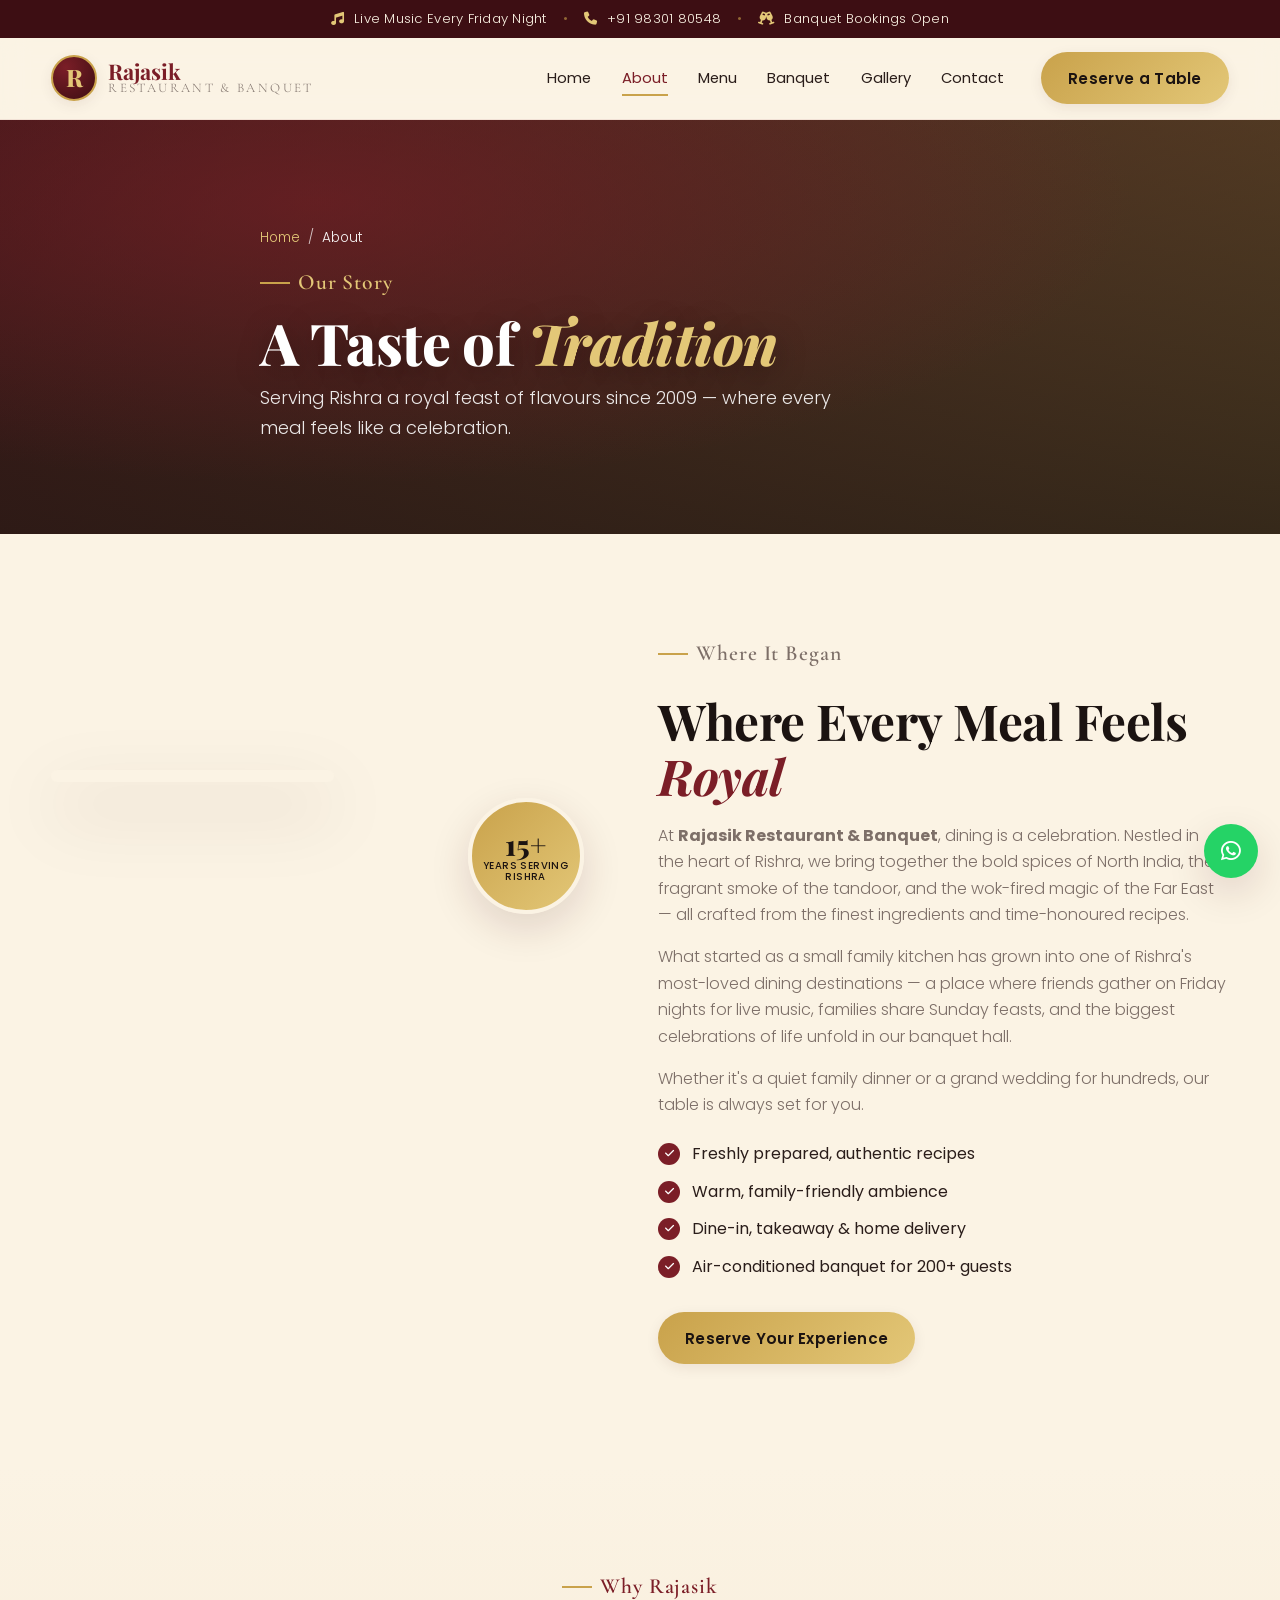
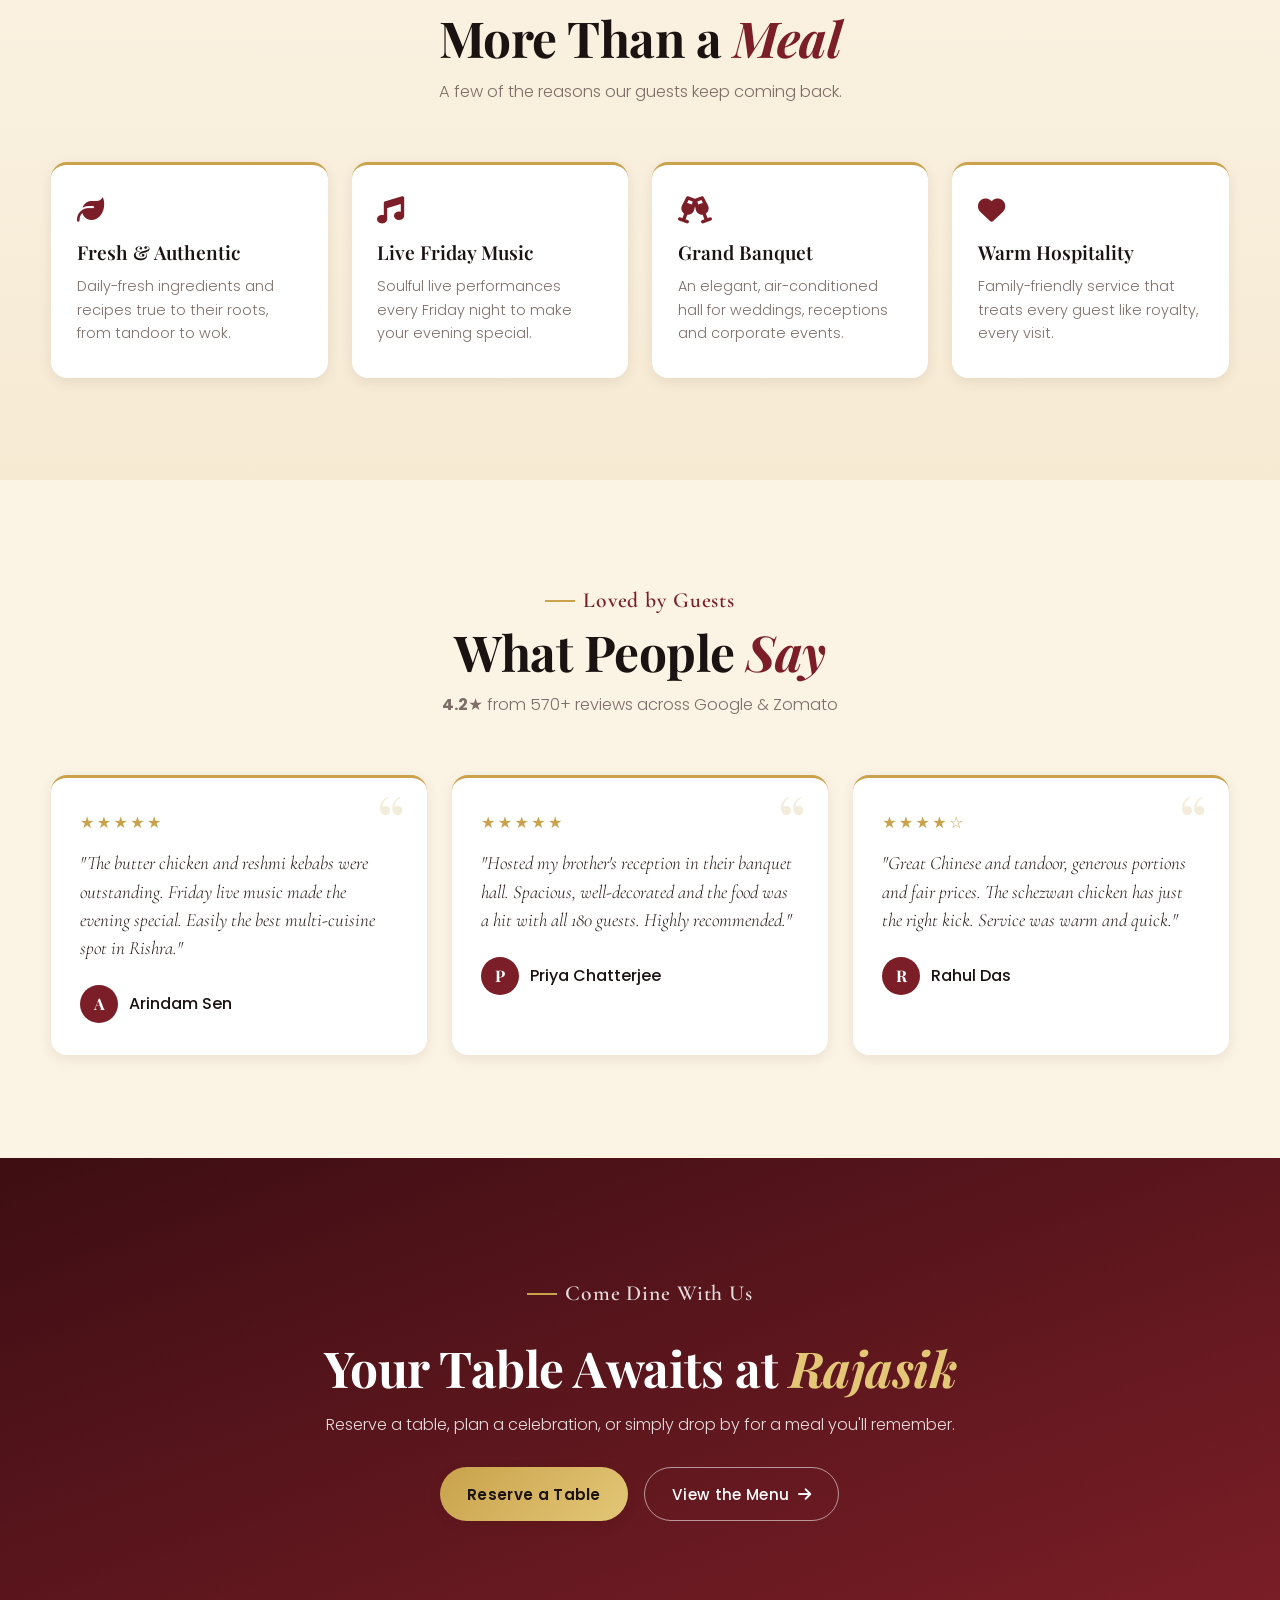
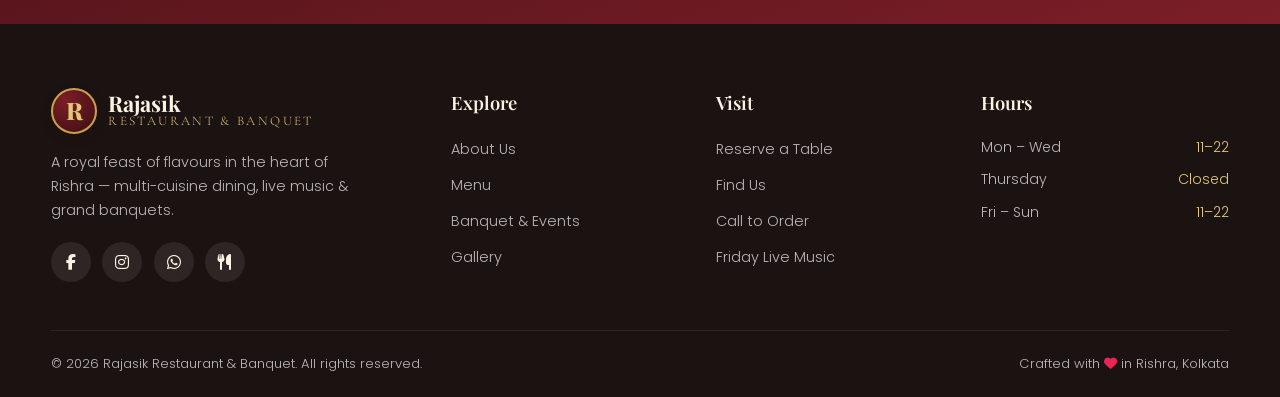
<file: about.html>
<!DOCTYPE html>
<html lang="en">
<head>
  <meta charset="UTF-8" />
  <meta name="viewport" content="width=device-width, initial-scale=1.0" />
  <title>About Us | Rajasik Restaurant &amp; Banquet, Rishra</title>
  <meta name="description" content="Our story — Rajasik Restaurant & Banquet has served authentic multi-cuisine food and grand celebrations in Rishra, Kolkata since 2009." />
  <meta name="theme-color" content="#7b1e27" />
  <meta property="og:title" content="About — Rajasik Restaurant & Banquet" />
  <meta property="og:description" content="Serving Rishra a royal feast of flavours since 2009." />
  <meta property="og:type" content="restaurant" />
  <link rel="icon" href="data:image/svg+xml,<svg xmlns='http://www.w3.org/2000/svg' viewBox='0 0 100 100'><text y='.9em' font-size='90'>🍽️</text></svg>" />
  <link rel="preconnect" href="https://fonts.googleapis.com" />
  <link rel="preconnect" href="https://fonts.gstatic.com" crossorigin />
  <link href="https://fonts.googleapis.com/css2?family=Cormorant+Garamond:ital,wght@0,500;0,600;0,700;1,500&family=Playfair+Display:wght@500;600;700;800&family=Poppins:wght@300;400;500;600&display=swap" rel="stylesheet" />
  <link rel="stylesheet" href="https://cdnjs.cloudflare.com/ajax/libs/font-awesome/6.5.1/css/all.min.css" referrerpolicy="no-referrer" />
  <link rel="stylesheet" href="css/style.css" />
</head>
<body>

  <!-- ===== Announcement Bar ===== -->
  <div class="topbar">
    <div class="container topbar__inner">
      <span class="topbar__item"><i class="fa-solid fa-music"></i> Live Music Every Friday Night</span>
      <span class="topbar__dot">•</span>
      <a class="topbar__item" href="tel:+919830180548"><i class="fa-solid fa-phone"></i> +91 98301 80548</a>
      <span class="topbar__dot">•</span>
      <span class="topbar__item topbar__item--banquet"><i class="fa-solid fa-champagne-glasses"></i> Banquet Bookings Open</span>
    </div>
  </div>

  <!-- ===== Navbar ===== -->
  <header class="nav" id="nav">
    <div class="container nav__inner">
      <a href="index.html" class="brand" aria-label="Rajasik home">
        <span class="brand__mark">R</span>
        <span class="brand__text">
          <span class="brand__name">Rajasik</span>
          <span class="brand__sub">Restaurant &amp; Banquet</span>
        </span>
      </a>
      <nav class="nav__links" id="navLinks" aria-label="Primary">
        <a href="index.html">Home</a>
        <a href="about.html" class="active" aria-current="page">About</a>
        <a href="menu.html">Menu</a>
        <a href="banquet.html">Banquet</a>
        <a href="gallery.html">Gallery</a>
        <a href="contact.html">Contact</a>
        <a href="contact.html#reserve" class="btn btn--gold nav__cta">Reserve a Table</a>
      </nav>
      <button class="nav__toggle" id="navToggle" aria-label="Open menu" aria-expanded="false">
        <span></span><span></span><span></span>
      </button>
    </div>
  </header>
  <div class="nav__backdrop" id="navBackdrop"></div>

  <!-- ===== Page banner ===== -->
  <section class="pagehero">
    <div class="pagehero__bg" data-img="https://images.unsplash.com/photo-1466978913421-dad2ebd01d17?auto=format&fit=crop&w=1920&q=80"></div>
    <div class="pagehero__overlay"></div>
    <div class="container pagehero__content">
      <nav class="crumbs" aria-label="Breadcrumb">
        <a href="index.html">Home</a> <span>/</span> <span aria-current="page">About</span>
      </nav>
      <p class="eyebrow eyebrow--light">Our Story</p>
      <h1 class="pagehero__title">A Taste of <span>Tradition</span></h1>
      <p class="pagehero__sub">Serving Rishra a royal feast of flavours since 2009 — where every meal feels like a celebration.</p>
    </div>
  </section>

  <!-- ===== Story ===== -->
  <section class="about section">
    <div class="container about__inner">
      <div class="about__media reveal">
        <div class="about__img about__img--main" data-img="https://images.unsplash.com/photo-1585937421612-70a008356fbe?auto=format&fit=crop&w=900&q=80"></div>
        <div class="about__img about__img--sub" data-img="https://images.unsplash.com/photo-1601050690597-df0568f70950?auto=format&fit=crop&w=700&q=80"></div>
        <div class="about__badge">
          <span class="about__badge-num">15+</span>
          <span class="about__badge-txt">Years Serving<br>Rishra</span>
        </div>
      </div>
      <div class="about__text reveal">
        <p class="eyebrow">Where It Began</p>
        <h2 class="section__title">Where Every Meal Feels <span>Royal</span></h2>
        <p>At <strong>Rajasik Restaurant &amp; Banquet</strong>, dining is a celebration. Nestled in the heart of Rishra, we bring together the bold spices of North India, the fragrant smoke of the tandoor, and the wok-fired magic of the Far East — all crafted from the finest ingredients and time-honoured recipes.</p>
        <p>What started as a small family kitchen has grown into one of Rishra's most-loved dining destinations — a place where friends gather on Friday nights for live music, families share Sunday feasts, and the biggest celebrations of life unfold in our banquet hall.</p>
        <p>Whether it's a quiet family dinner or a grand wedding for hundreds, our table is always set for you.</p>
        <ul class="about__list">
          <li><i class="fa-solid fa-check"></i> Freshly prepared, authentic recipes</li>
          <li><i class="fa-solid fa-check"></i> Warm, family-friendly ambience</li>
          <li><i class="fa-solid fa-check"></i> Dine-in, takeaway &amp; home delivery</li>
          <li><i class="fa-solid fa-check"></i> Air-conditioned banquet for 200+ guests</li>
        </ul>
        <a href="contact.html#reserve" class="btn btn--gold">Reserve Your Experience</a>
      </div>
    </div>
  </section>

  <!-- ===== Why dine with us ===== -->
  <section class="section section--cream">
    <div class="container">
      <div class="section__head reveal">
        <p class="eyebrow">Why Rajasik</p>
        <h2 class="section__title">More Than a <span>Meal</span></h2>
        <p class="section__sub">A few of the reasons our guests keep coming back.</p>
      </div>
      <div class="valuegrid">
        <div class="valuecard reveal">
          <i class="fa-solid fa-leaf"></i>
          <h3>Fresh &amp; Authentic</h3>
          <p>Daily-fresh ingredients and recipes true to their roots, from tandoor to wok.</p>
        </div>
        <div class="valuecard reveal">
          <i class="fa-solid fa-music"></i>
          <h3>Live Friday Music</h3>
          <p>Soulful live performances every Friday night to make your evening special.</p>
        </div>
        <div class="valuecard reveal">
          <i class="fa-solid fa-champagne-glasses"></i>
          <h3>Grand Banquet</h3>
          <p>An elegant, air-conditioned hall for weddings, receptions and corporate events.</p>
        </div>
        <div class="valuecard reveal">
          <i class="fa-solid fa-heart"></i>
          <h3>Warm Hospitality</h3>
          <p>Family-friendly service that treats every guest like royalty, every visit.</p>
        </div>
      </div>
    </div>
  </section>

  <!-- ===== Testimonials ===== -->
  <section class="reviews section">
    <div class="container">
      <div class="section__head reveal">
        <p class="eyebrow">Loved by Guests</p>
        <h2 class="section__title">What People <span>Say</span></h2>
        <p class="section__sub"><strong>4.2★</strong> from 570+ reviews across Google &amp; Zomato</p>
      </div>
      <div class="reviews__grid">
        <figure class="review reveal">
          <div class="review__stars">★★★★★</div>
          <blockquote>"The butter chicken and reshmi kebabs were outstanding. Friday live music made the evening special. Easily the best multi-cuisine spot in Rishra."</blockquote>
          <figcaption><span class="review__avatar">A</span> Arindam Sen</figcaption>
        </figure>
        <figure class="review reveal">
          <div class="review__stars">★★★★★</div>
          <blockquote>"Hosted my brother's reception in their banquet hall. Spacious, well-decorated and the food was a hit with all 180 guests. Highly recommended."</blockquote>
          <figcaption><span class="review__avatar">P</span> Priya Chatterjee</figcaption>
        </figure>
        <figure class="review reveal">
          <div class="review__stars">★★★★☆</div>
          <blockquote>"Great Chinese and tandoor, generous portions and fair prices. The schezwan chicken has just the right kick. Service was warm and quick."</blockquote>
          <figcaption><span class="review__avatar">R</span> Rahul Das</figcaption>
        </figure>
      </div>
    </div>
  </section>

  <!-- ===== Reserve CTA band ===== -->
  <section class="ctaband section">
    <div class="container ctaband__inner reveal">
      <p class="eyebrow eyebrow--light">Come Dine With Us</p>
      <h2 class="section__title">Your Table Awaits at <span>Rajasik</span></h2>
      <p>Reserve a table, plan a celebration, or simply drop by for a meal you'll remember.</p>
      <div class="ctaband__actions">
        <a href="contact.html#reserve" class="btn btn--gold">Reserve a Table</a>
        <a href="menu.html" class="btn btn--ghost">View the Menu <i class="fa-solid fa-arrow-right"></i></a>
      </div>
    </div>
  </section>

  <!-- ===== Footer ===== -->
  <footer class="footer">
    <div class="container footer__grid">
      <div class="footer__col footer__brand">
        <a href="index.html" class="brand brand--light">
          <span class="brand__mark">R</span>
          <span class="brand__text">
            <span class="brand__name">Rajasik</span>
            <span class="brand__sub">Restaurant &amp; Banquet</span>
          </span>
        </a>
        <p>A royal feast of flavours in the heart of Rishra — multi-cuisine dining, live music &amp; grand banquets.</p>
        <div class="footer__social">
          <a href="#" aria-label="Facebook"><i class="fa-brands fa-facebook-f"></i></a>
          <a href="#" aria-label="Instagram"><i class="fa-brands fa-instagram"></i></a>
          <a href="https://wa.me/919830180548" aria-label="WhatsApp"><i class="fa-brands fa-whatsapp"></i></a>
          <a href="#" aria-label="Zomato"><i class="fa-solid fa-utensils"></i></a>
        </div>
      </div>
      <div class="footer__col">
        <h4>Explore</h4>
        <ul>
          <li><a href="about.html">About Us</a></li>
          <li><a href="menu.html">Menu</a></li>
          <li><a href="banquet.html">Banquet &amp; Events</a></li>
          <li><a href="gallery.html">Gallery</a></li>
        </ul>
      </div>
      <div class="footer__col">
        <h4>Visit</h4>
        <ul>
          <li><a href="contact.html#reserve">Reserve a Table</a></li>
          <li><a href="contact.html">Find Us</a></li>
          <li><a href="tel:+919830180548">Call to Order</a></li>
          <li><a href="banquet.html">Friday Live Music</a></li>
        </ul>
      </div>
      <div class="footer__col">
        <h4>Hours</h4>
        <ul class="footer__hours">
          <li><span>Mon – Wed</span><span>11–22</span></li>
          <li><span>Thursday</span><span>Closed</span></li>
          <li><span>Fri – Sun</span><span>11–22</span></li>
        </ul>
      </div>
    </div>
    <div class="footer__bottom container">
      <p>© <span id="year">2026</span> Rajasik Restaurant &amp; Banquet. All rights reserved.</p>
      <p>Crafted with <i class="fa-solid fa-heart"></i> in Rishra, Kolkata</p>
    </div>
  </footer>

  <a href="https://wa.me/919830180548" class="fab fab--wa" aria-label="Chat on WhatsApp" target="_blank" rel="noopener"><i class="fa-brands fa-whatsapp"></i></a>
  <button class="fab fab--top" id="backTop" aria-label="Back to top"><i class="fa-solid fa-arrow-up"></i></button>

  <script src="js/script.js"></script>
</body>
</html>
</file>
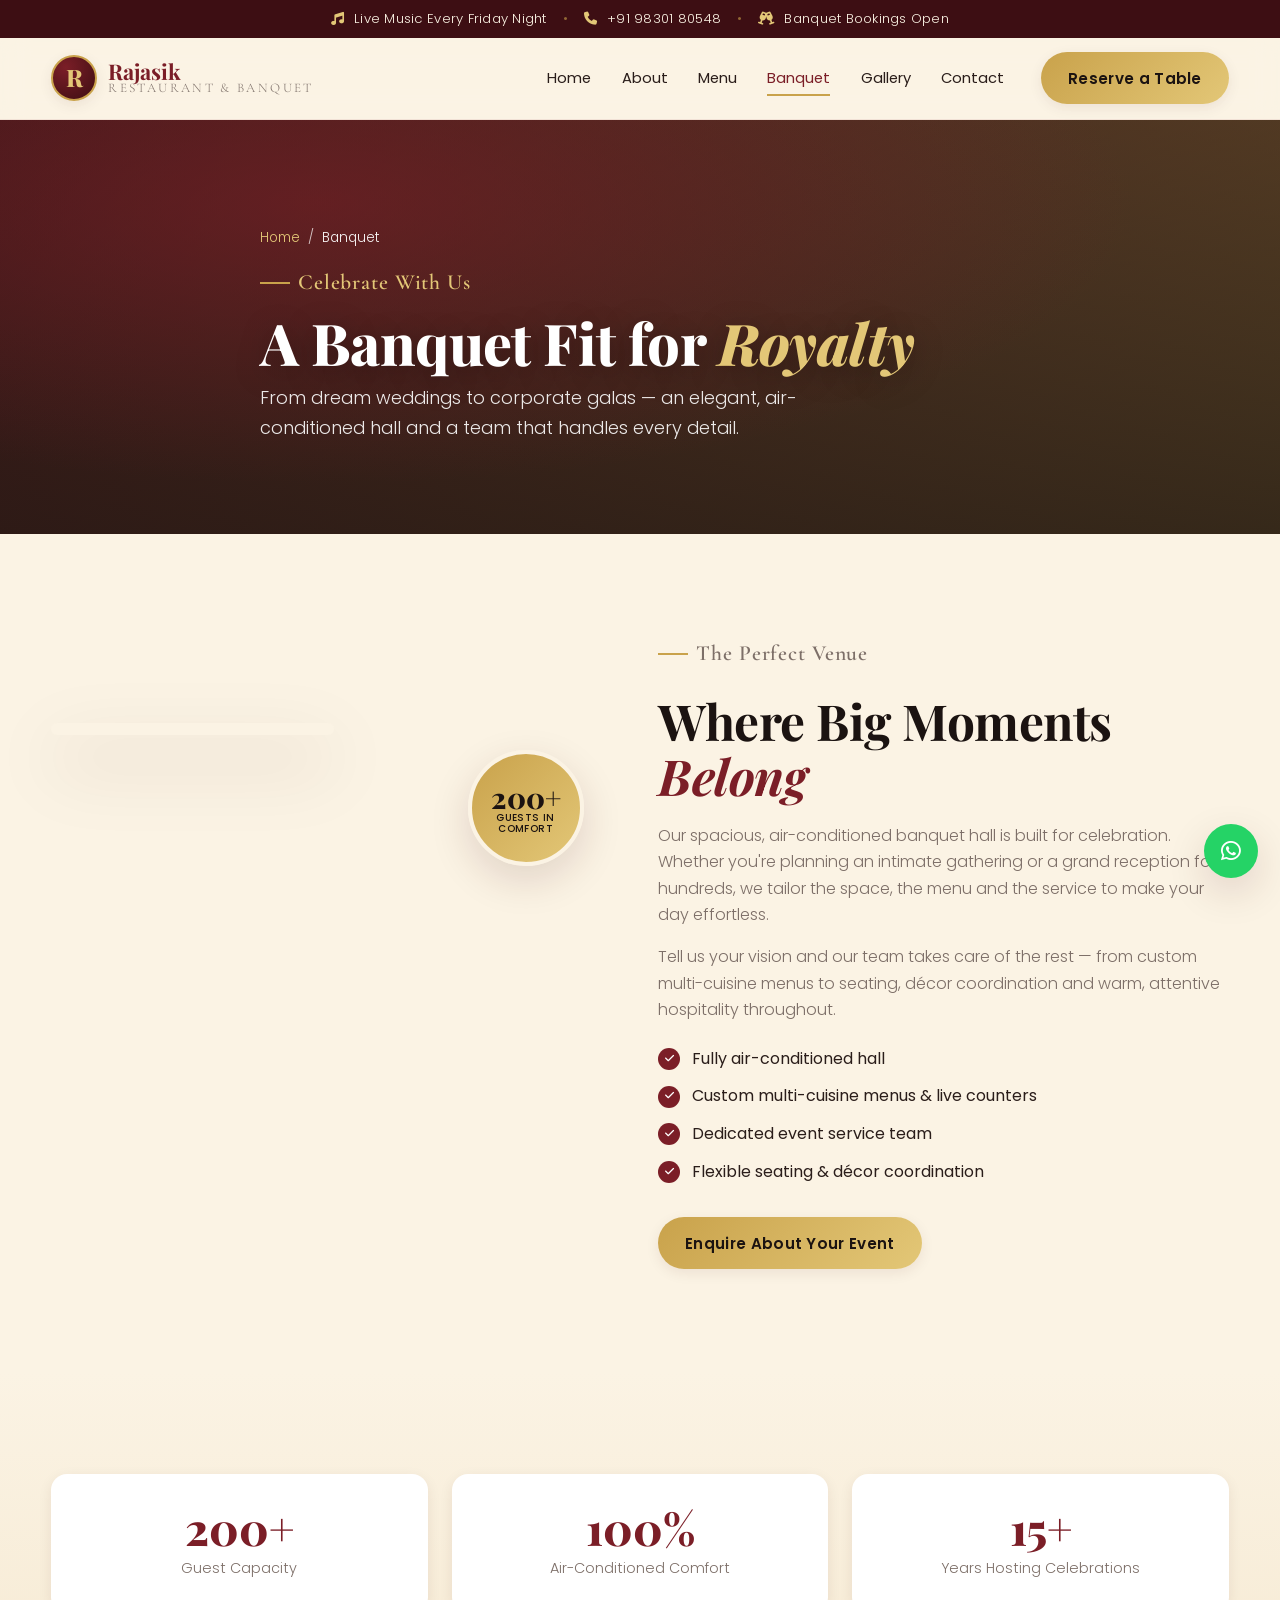
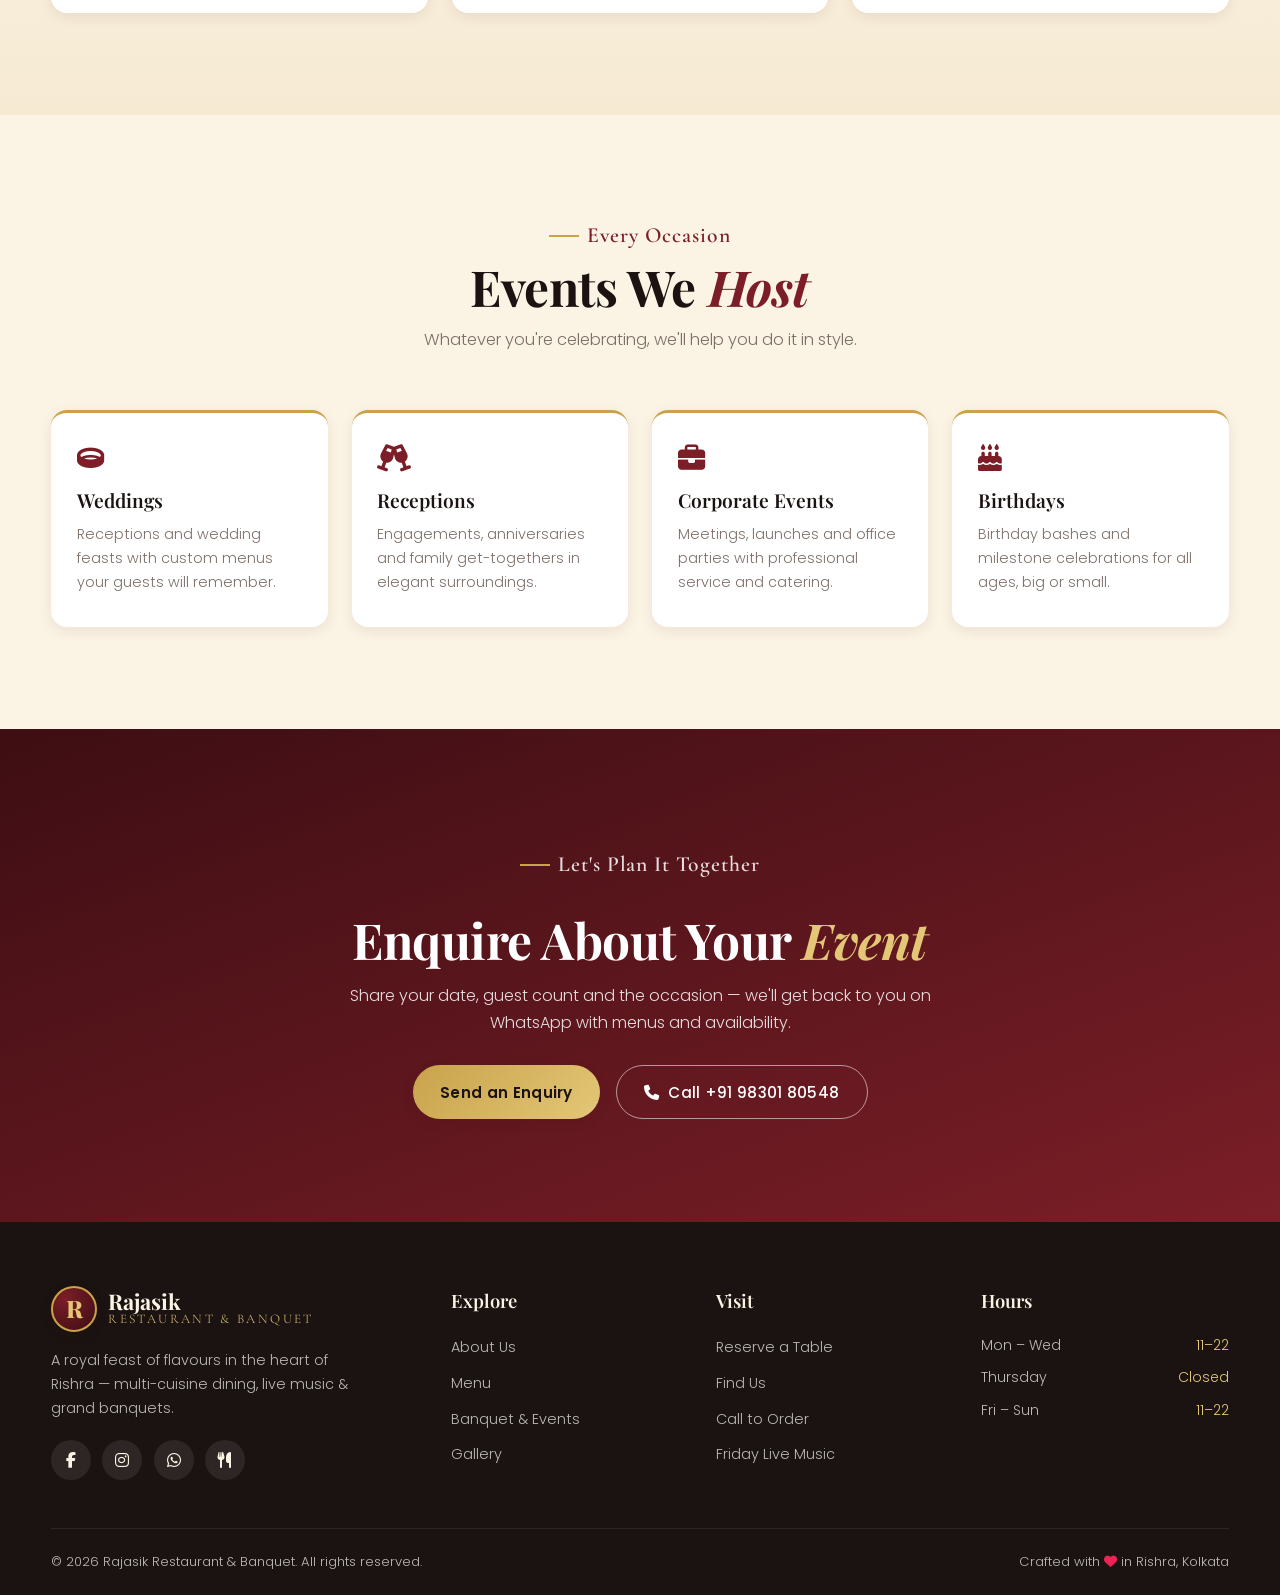
<file: banquet.html>
<!DOCTYPE html>
<html lang="en">
<head>
  <meta charset="UTF-8" />
  <meta name="viewport" content="width=device-width, initial-scale=1.0" />
  <title>Banquet &amp; Events | Rajasik Restaurant &amp; Banquet, Rishra</title>
  <meta name="description" content="Host weddings, receptions, corporate events and birthdays at Rajasik's elegant air-conditioned banquet hall in Rishra, Kolkata. Custom menus and dedicated service for 200+ guests." />
  <meta name="theme-color" content="#7b1e27" />
  <meta property="og:title" content="Banquet & Events — Rajasik Restaurant & Banquet" />
  <meta property="og:description" content="An elegant banquet hall for weddings, receptions & celebrations in Rishra." />
  <meta property="og:type" content="restaurant" />
  <link rel="icon" href="data:image/svg+xml,<svg xmlns='http://www.w3.org/2000/svg' viewBox='0 0 100 100'><text y='.9em' font-size='90'>🍽️</text></svg>" />
  <link rel="preconnect" href="https://fonts.googleapis.com" />
  <link rel="preconnect" href="https://fonts.gstatic.com" crossorigin />
  <link href="https://fonts.googleapis.com/css2?family=Cormorant+Garamond:ital,wght@0,500;0,600;0,700;1,500&family=Playfair+Display:wght@500;600;700;800&family=Poppins:wght@300;400;500;600&display=swap" rel="stylesheet" />
  <link rel="stylesheet" href="https://cdnjs.cloudflare.com/ajax/libs/font-awesome/6.5.1/css/all.min.css" referrerpolicy="no-referrer" />
  <link rel="stylesheet" href="css/style.css" />
</head>
<body>

  <!-- ===== Announcement Bar ===== -->
  <div class="topbar">
    <div class="container topbar__inner">
      <span class="topbar__item"><i class="fa-solid fa-music"></i> Live Music Every Friday Night</span>
      <span class="topbar__dot">•</span>
      <a class="topbar__item" href="tel:+919830180548"><i class="fa-solid fa-phone"></i> +91 98301 80548</a>
      <span class="topbar__dot">•</span>
      <span class="topbar__item topbar__item--banquet"><i class="fa-solid fa-champagne-glasses"></i> Banquet Bookings Open</span>
    </div>
  </div>

  <!-- ===== Navbar ===== -->
  <header class="nav" id="nav">
    <div class="container nav__inner">
      <a href="index.html" class="brand" aria-label="Rajasik home">
        <span class="brand__mark">R</span>
        <span class="brand__text">
          <span class="brand__name">Rajasik</span>
          <span class="brand__sub">Restaurant &amp; Banquet</span>
        </span>
      </a>
      <nav class="nav__links" id="navLinks" aria-label="Primary">
        <a href="index.html">Home</a>
        <a href="about.html">About</a>
        <a href="menu.html">Menu</a>
        <a href="banquet.html" class="active" aria-current="page">Banquet</a>
        <a href="gallery.html">Gallery</a>
        <a href="contact.html">Contact</a>
        <a href="contact.html#reserve" class="btn btn--gold nav__cta">Reserve a Table</a>
      </nav>
      <button class="nav__toggle" id="navToggle" aria-label="Open menu" aria-expanded="false">
        <span></span><span></span><span></span>
      </button>
    </div>
  </header>
  <div class="nav__backdrop" id="navBackdrop"></div>

  <!-- ===== Page banner ===== -->
  <section class="pagehero">
    <div class="pagehero__bg" data-img="https://images.unsplash.com/photo-1519225421980-715cb0215aed?auto=format&fit=crop&w=1920&q=80"></div>
    <div class="pagehero__overlay"></div>
    <div class="container pagehero__content">
      <nav class="crumbs" aria-label="Breadcrumb">
        <a href="index.html">Home</a> <span>/</span> <span aria-current="page">Banquet</span>
      </nav>
      <p class="eyebrow eyebrow--light">Celebrate With Us</p>
      <h1 class="pagehero__title">A Banquet Fit for <span>Royalty</span></h1>
      <p class="pagehero__sub">From dream weddings to corporate galas — an elegant, air-conditioned hall and a team that handles every detail.</p>
    </div>
  </section>

  <!-- ===== Intro ===== -->
  <section class="about section">
    <div class="container about__inner">
      <div class="about__media reveal">
        <div class="about__img about__img--main" data-img="https://images.unsplash.com/photo-1464366400600-7168b8af9bc3?auto=format&fit=crop&w=900&q=80"></div>
        <div class="about__img about__img--sub" data-img="https://images.unsplash.com/photo-1530103862676-de8c9debad1d?auto=format&fit=crop&w=700&q=80"></div>
        <div class="about__badge">
          <span class="about__badge-num">200+</span>
          <span class="about__badge-txt">Guests in<br>Comfort</span>
        </div>
      </div>
      <div class="about__text reveal">
        <p class="eyebrow">The Perfect Venue</p>
        <h2 class="section__title">Where Big Moments <span>Belong</span></h2>
        <p>Our spacious, air-conditioned banquet hall is built for celebration. Whether you're planning an intimate gathering or a grand reception for hundreds, we tailor the space, the menu and the service to make your day effortless.</p>
        <p>Tell us your vision and our team takes care of the rest — from custom multi-cuisine menus to seating, décor coordination and warm, attentive hospitality throughout.</p>
        <ul class="about__list">
          <li><i class="fa-solid fa-check"></i> Fully air-conditioned hall</li>
          <li><i class="fa-solid fa-check"></i> Custom multi-cuisine menus &amp; live counters</li>
          <li><i class="fa-solid fa-check"></i> Dedicated event service team</li>
          <li><i class="fa-solid fa-check"></i> Flexible seating &amp; décor coordination</li>
        </ul>
        <a href="contact.html?type=banquet#reserve" class="btn btn--gold">Enquire About Your Event</a>
      </div>
    </div>
  </section>

  <!-- ===== Capacity stats ===== -->
  <section class="section section--cream">
    <div class="container">
      <div class="capacity">
        <div class="capacity__item reveal">
          <div class="capacity__num">200+</div>
          <div class="capacity__label">Guest Capacity</div>
        </div>
        <div class="capacity__item reveal">
          <div class="capacity__num">100%</div>
          <div class="capacity__label">Air-Conditioned Comfort</div>
        </div>
        <div class="capacity__item reveal">
          <div class="capacity__num">15+</div>
          <div class="capacity__label">Years Hosting Celebrations</div>
        </div>
      </div>
    </div>
  </section>

  <!-- ===== Event types ===== -->
  <section class="section">
    <div class="container">
      <div class="section__head reveal">
        <p class="eyebrow">Every Occasion</p>
        <h2 class="section__title">Events We <span>Host</span></h2>
        <p class="section__sub">Whatever you're celebrating, we'll help you do it in style.</p>
      </div>
      <div class="valuegrid">
        <div class="valuecard reveal">
          <i class="fa-solid fa-ring"></i>
          <h3>Weddings</h3>
          <p>Receptions and wedding feasts with custom menus your guests will remember.</p>
        </div>
        <div class="valuecard reveal">
          <i class="fa-solid fa-glass-cheers"></i>
          <h3>Receptions</h3>
          <p>Engagements, anniversaries and family get-togethers in elegant surroundings.</p>
        </div>
        <div class="valuecard reveal">
          <i class="fa-solid fa-briefcase"></i>
          <h3>Corporate Events</h3>
          <p>Meetings, launches and office parties with professional service and catering.</p>
        </div>
        <div class="valuecard reveal">
          <i class="fa-solid fa-cake-candles"></i>
          <h3>Birthdays</h3>
          <p>Birthday bashes and milestone celebrations for all ages, big or small.</p>
        </div>
      </div>
    </div>
  </section>

  <!-- ===== Enquiry CTA band ===== -->
  <section class="ctaband section">
    <div class="container ctaband__inner reveal">
      <p class="eyebrow eyebrow--light">Let's Plan It Together</p>
      <h2 class="section__title">Enquire About Your <span>Event</span></h2>
      <p>Share your date, guest count and the occasion — we'll get back to you on WhatsApp with menus and availability.</p>
      <div class="ctaband__actions">
        <a href="contact.html?type=banquet#reserve" class="btn btn--gold">Send an Enquiry</a>
        <a href="tel:+919830180548" class="btn btn--ghost"><i class="fa-solid fa-phone"></i> Call +91 98301 80548</a>
      </div>
    </div>
  </section>

  <!-- ===== Footer ===== -->
  <footer class="footer">
    <div class="container footer__grid">
      <div class="footer__col footer__brand">
        <a href="index.html" class="brand brand--light">
          <span class="brand__mark">R</span>
          <span class="brand__text">
            <span class="brand__name">Rajasik</span>
            <span class="brand__sub">Restaurant &amp; Banquet</span>
          </span>
        </a>
        <p>A royal feast of flavours in the heart of Rishra — multi-cuisine dining, live music &amp; grand banquets.</p>
        <div class="footer__social">
          <a href="#" aria-label="Facebook"><i class="fa-brands fa-facebook-f"></i></a>
          <a href="#" aria-label="Instagram"><i class="fa-brands fa-instagram"></i></a>
          <a href="https://wa.me/919830180548" aria-label="WhatsApp"><i class="fa-brands fa-whatsapp"></i></a>
          <a href="#" aria-label="Zomato"><i class="fa-solid fa-utensils"></i></a>
        </div>
      </div>
      <div class="footer__col">
        <h4>Explore</h4>
        <ul>
          <li><a href="about.html">About Us</a></li>
          <li><a href="menu.html">Menu</a></li>
          <li><a href="banquet.html">Banquet &amp; Events</a></li>
          <li><a href="gallery.html">Gallery</a></li>
        </ul>
      </div>
      <div class="footer__col">
        <h4>Visit</h4>
        <ul>
          <li><a href="contact.html#reserve">Reserve a Table</a></li>
          <li><a href="contact.html">Find Us</a></li>
          <li><a href="tel:+919830180548">Call to Order</a></li>
          <li><a href="banquet.html">Friday Live Music</a></li>
        </ul>
      </div>
      <div class="footer__col">
        <h4>Hours</h4>
        <ul class="footer__hours">
          <li><span>Mon – Wed</span><span>11–22</span></li>
          <li><span>Thursday</span><span>Closed</span></li>
          <li><span>Fri – Sun</span><span>11–22</span></li>
        </ul>
      </div>
    </div>
    <div class="footer__bottom container">
      <p>© <span id="year">2026</span> Rajasik Restaurant &amp; Banquet. All rights reserved.</p>
      <p>Crafted with <i class="fa-solid fa-heart"></i> in Rishra, Kolkata</p>
    </div>
  </footer>

  <a href="https://wa.me/919830180548" class="fab fab--wa" aria-label="Chat on WhatsApp" target="_blank" rel="noopener"><i class="fa-brands fa-whatsapp"></i></a>
  <button class="fab fab--top" id="backTop" aria-label="Back to top"><i class="fa-solid fa-arrow-up"></i></button>

  <script src="js/script.js"></script>
</body>
</html>
</file>
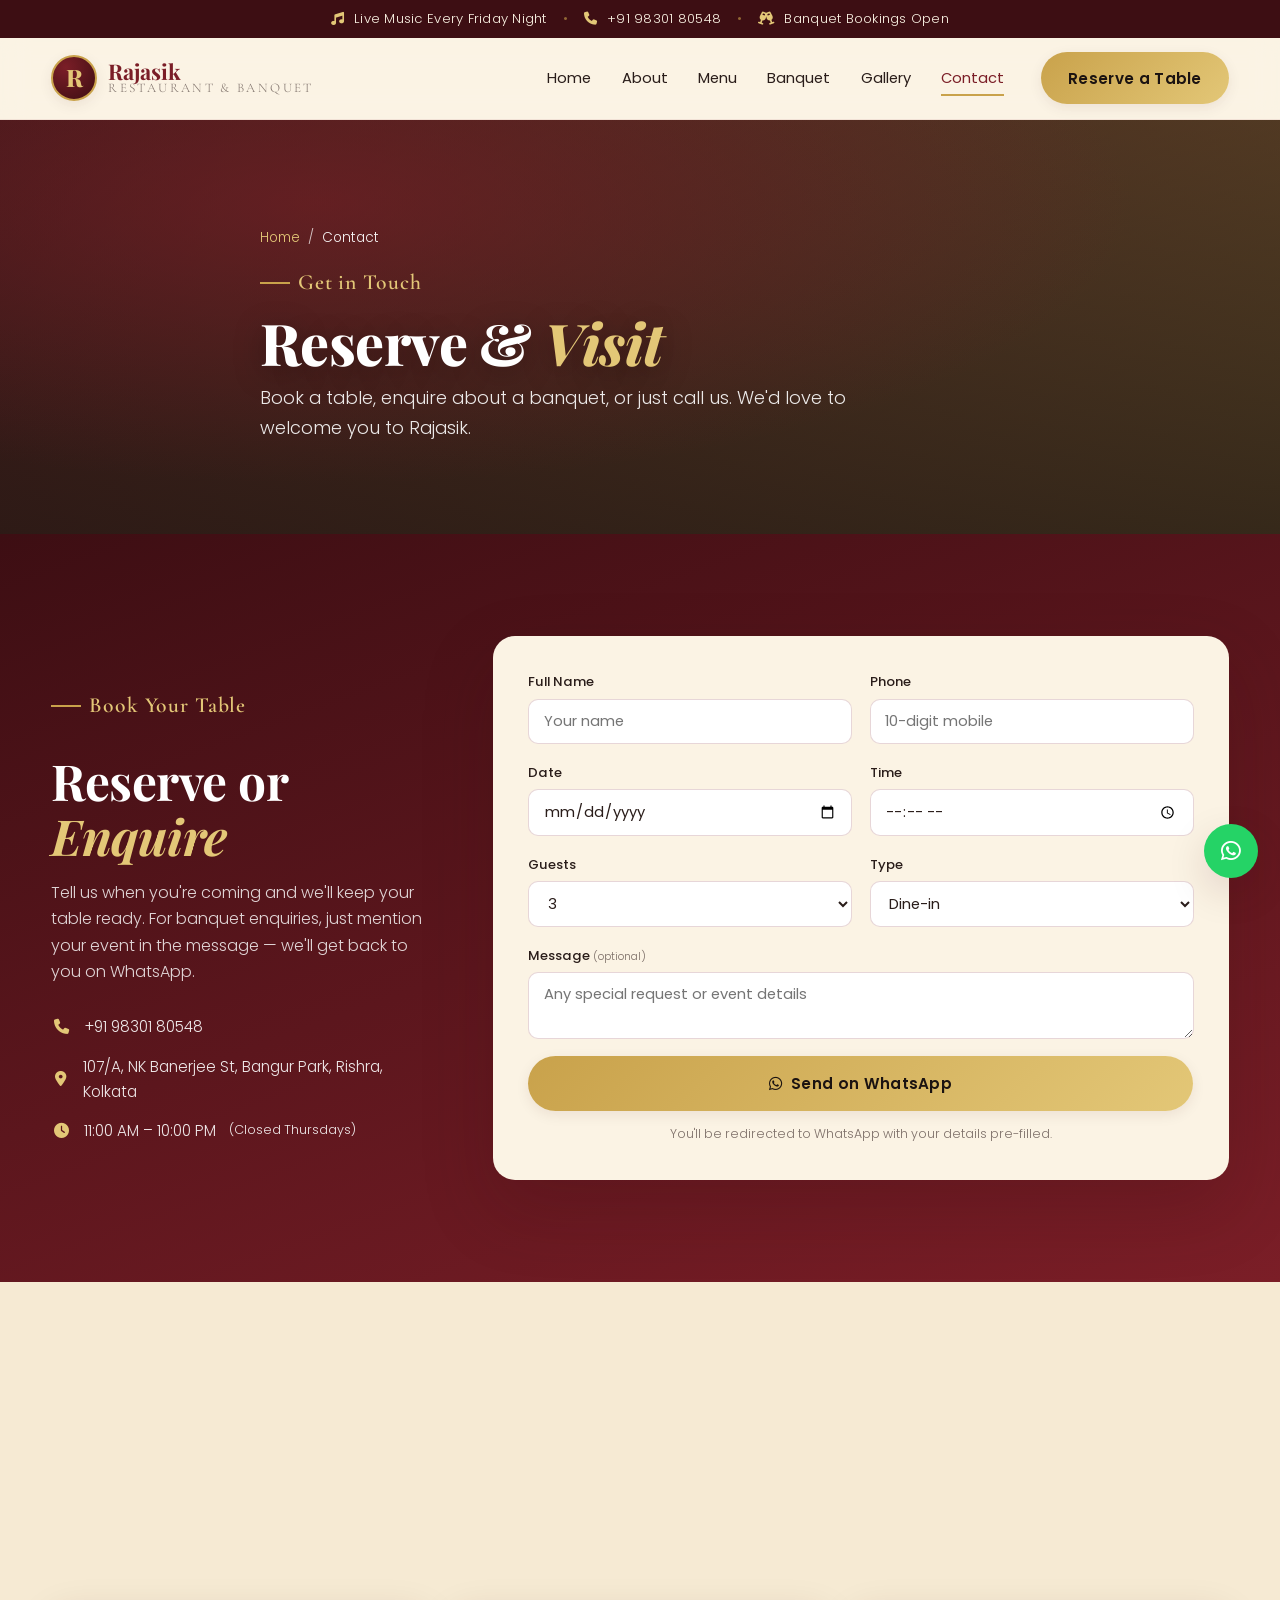
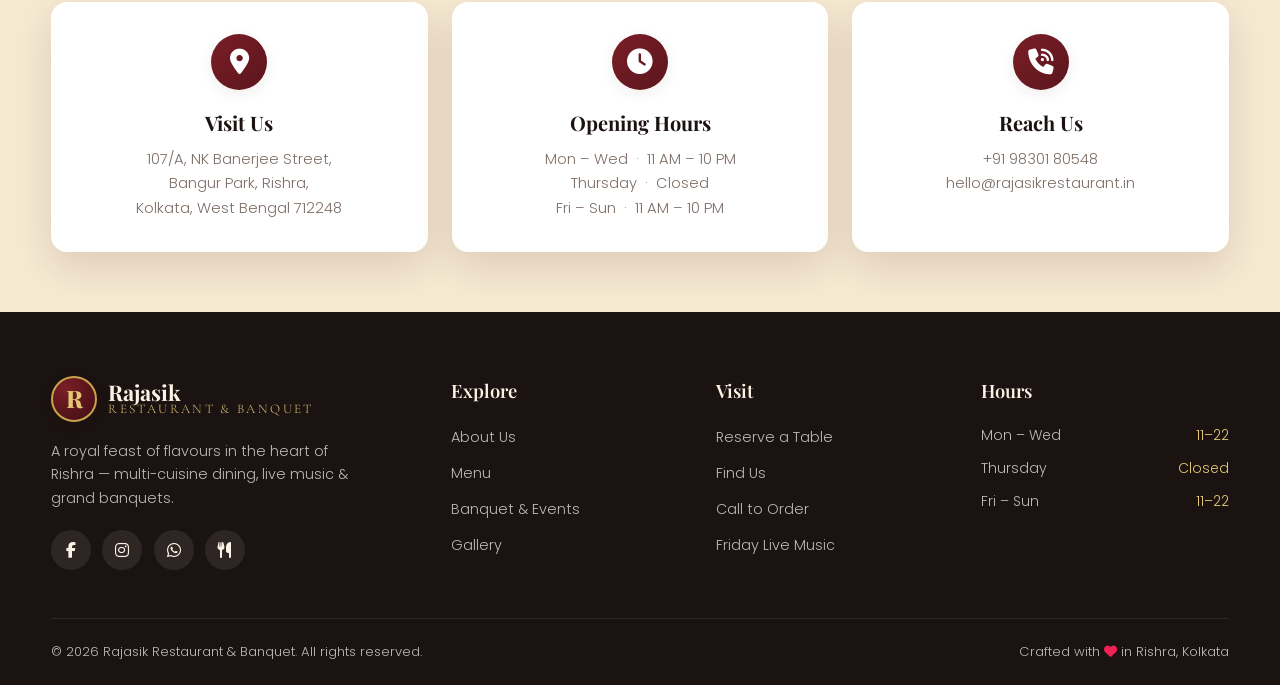
<file: contact.html>
<!DOCTYPE html>
<html lang="en">
<head>
  <meta charset="UTF-8" />
  <meta name="viewport" content="width=device-width, initial-scale=1.0" />
  <title>Contact &amp; Reservations | Rajasik Restaurant &amp; Banquet, Rishra</title>
  <meta name="description" content="Reserve a table or enquire about a banquet at Rajasik Restaurant & Banquet, Rishra, Kolkata. Find our address, opening hours, phone and map." />
  <meta name="theme-color" content="#7b1e27" />
  <meta property="og:title" content="Contact — Rajasik Restaurant & Banquet" />
  <meta property="og:description" content="Reserve a table, find us, or enquire about your event in Rishra, Kolkata." />
  <meta property="og:type" content="restaurant" />
  <link rel="icon" href="data:image/svg+xml,<svg xmlns='http://www.w3.org/2000/svg' viewBox='0 0 100 100'><text y='.9em' font-size='90'>🍽️</text></svg>" />
  <link rel="preconnect" href="https://fonts.googleapis.com" />
  <link rel="preconnect" href="https://fonts.gstatic.com" crossorigin />
  <link href="https://fonts.googleapis.com/css2?family=Cormorant+Garamond:ital,wght@0,500;0,600;0,700;1,500&family=Playfair+Display:wght@500;600;700;800&family=Poppins:wght@300;400;500;600&display=swap" rel="stylesheet" />
  <link rel="stylesheet" href="https://cdnjs.cloudflare.com/ajax/libs/font-awesome/6.5.1/css/all.min.css" referrerpolicy="no-referrer" />
  <link rel="stylesheet" href="css/style.css" />
</head>
<body>

  <!-- ===== Announcement Bar ===== -->
  <div class="topbar">
    <div class="container topbar__inner">
      <span class="topbar__item"><i class="fa-solid fa-music"></i> Live Music Every Friday Night</span>
      <span class="topbar__dot">•</span>
      <a class="topbar__item" href="tel:+919830180548"><i class="fa-solid fa-phone"></i> +91 98301 80548</a>
      <span class="topbar__dot">•</span>
      <span class="topbar__item topbar__item--banquet"><i class="fa-solid fa-champagne-glasses"></i> Banquet Bookings Open</span>
    </div>
  </div>

  <!-- ===== Navbar ===== -->
  <header class="nav" id="nav">
    <div class="container nav__inner">
      <a href="index.html" class="brand" aria-label="Rajasik home">
        <span class="brand__mark">R</span>
        <span class="brand__text">
          <span class="brand__name">Rajasik</span>
          <span class="brand__sub">Restaurant &amp; Banquet</span>
        </span>
      </a>
      <nav class="nav__links" id="navLinks" aria-label="Primary">
        <a href="index.html">Home</a>
        <a href="about.html">About</a>
        <a href="menu.html">Menu</a>
        <a href="banquet.html">Banquet</a>
        <a href="gallery.html">Gallery</a>
        <a href="contact.html" class="active" aria-current="page">Contact</a>
        <a href="contact.html#reserve" class="btn btn--gold nav__cta">Reserve a Table</a>
      </nav>
      <button class="nav__toggle" id="navToggle" aria-label="Open menu" aria-expanded="false">
        <span></span><span></span><span></span>
      </button>
    </div>
  </header>
  <div class="nav__backdrop" id="navBackdrop"></div>

  <!-- ===== Page banner ===== -->
  <section class="pagehero">
    <div class="pagehero__bg" data-img="https://images.unsplash.com/photo-1424847651672-bf20a4b0982b?auto=format&fit=crop&w=1920&q=80"></div>
    <div class="pagehero__overlay"></div>
    <div class="container pagehero__content">
      <nav class="crumbs" aria-label="Breadcrumb">
        <a href="index.html">Home</a> <span>/</span> <span aria-current="page">Contact</span>
      </nav>
      <p class="eyebrow eyebrow--light">Get in Touch</p>
      <h1 class="pagehero__title">Reserve &amp; <span>Visit</span></h1>
      <p class="pagehero__sub">Book a table, enquire about a banquet, or just call us. We'd love to welcome you to Rajasik.</p>
    </div>
  </section>

  <!-- ===== Reservation ===== -->
  <section class="reserve section" id="reserve">
    <div class="container reserve__inner">
      <div class="reserve__info reveal">
        <p class="eyebrow">Book Your Table</p>
        <h2 class="section__title">Reserve or <span>Enquire</span></h2>
        <p>Tell us when you're coming and we'll keep your table ready. For banquet enquiries, just mention your event in the message — we'll get back to you on WhatsApp.</p>
        <ul class="reserve__contacts">
          <li><i class="fa-solid fa-phone"></i> <a href="tel:+919830180548">+91 98301 80548</a></li>
          <li><i class="fa-solid fa-location-dot"></i> 107/A, NK Banerjee St, Bangur Park, Rishra, Kolkata</li>
          <li><i class="fa-solid fa-clock"></i> 11:00 AM – 10:00 PM <small>(Closed Thursdays)</small></li>
        </ul>
      </div>

      <form class="reserve__form reveal" id="reserveForm" novalidate>
        <div class="field">
          <label for="rName">Full Name</label>
          <input type="text" id="rName" name="name" placeholder="Your name" required />
        </div>
        <div class="field">
          <label for="rPhone">Phone</label>
          <input type="tel" id="rPhone" name="phone" placeholder="10-digit mobile" required />
        </div>
        <div class="field field--half">
          <label for="rDate">Date</label>
          <input type="date" id="rDate" name="date" required />
        </div>
        <div class="field field--half">
          <label for="rTime">Time</label>
          <input type="time" id="rTime" name="time" required />
        </div>
        <div class="field field--half">
          <label for="rGuests">Guests</label>
          <select id="rGuests" name="guests">
            <option>1</option><option>2</option><option selected>3</option>
            <option>4</option><option>5</option><option>6</option>
            <option>7</option><option>8</option><option>10+</option>
          </select>
        </div>
        <div class="field field--half">
          <label for="rType">Type</label>
          <select id="rType" name="type">
            <option>Dine-in</option>
            <option>Banquet / Event Enquiry</option>
            <option>Takeaway</option>
          </select>
        </div>
        <div class="field field--full">
          <label for="rMsg">Message <small>(optional)</small></label>
          <textarea id="rMsg" name="message" rows="2" placeholder="Any special request or event details"></textarea>
        </div>
        <button type="submit" class="btn btn--gold btn--block">
          <i class="fa-brands fa-whatsapp"></i> Send on WhatsApp
        </button>
        <p class="reserve__hint">You'll be redirected to WhatsApp with your details pre-filled.</p>
      </form>
    </div>
  </section>

  <!-- ===== Contact / Map ===== -->
  <section class="contact">
    <div class="contact__map">
      <iframe
        title="Rajasik Restaurant location map"
        src="https://www.google.com/maps?q=NK%20Banerjee%20Street%2C%20Bangur%20Park%2C%20Rishra%2C%20Kolkata&output=embed"
        loading="lazy" referrerpolicy="no-referrer-when-downgrade"></iframe>
    </div>
    <div class="contact__cards container">
      <div class="cinfo reveal">
        <i class="fa-solid fa-location-dot"></i>
        <h3>Visit Us</h3>
        <p>107/A, NK Banerjee Street,<br>Bangur Park, Rishra,<br>Kolkata, West Bengal 712248</p>
      </div>
      <div class="cinfo reveal">
        <i class="fa-solid fa-clock"></i>
        <h3>Opening Hours</h3>
        <p>Mon – Wed &nbsp;·&nbsp; 11 AM – 10 PM<br>Thursday &nbsp;·&nbsp; Closed<br>Fri – Sun &nbsp;·&nbsp; 11 AM – 10 PM</p>
      </div>
      <div class="cinfo reveal">
        <i class="fa-solid fa-phone-volume"></i>
        <h3>Reach Us</h3>
        <p><a href="tel:+919830180548">+91 98301 80548</a><br><a href="mailto:hello@rajasikrestaurant.in">hello@rajasikrestaurant.in</a></p>
      </div>
    </div>
  </section>

  <!-- ===== Footer ===== -->
  <footer class="footer">
    <div class="container footer__grid">
      <div class="footer__col footer__brand">
        <a href="index.html" class="brand brand--light">
          <span class="brand__mark">R</span>
          <span class="brand__text">
            <span class="brand__name">Rajasik</span>
            <span class="brand__sub">Restaurant &amp; Banquet</span>
          </span>
        </a>
        <p>A royal feast of flavours in the heart of Rishra — multi-cuisine dining, live music &amp; grand banquets.</p>
        <div class="footer__social">
          <a href="#" aria-label="Facebook"><i class="fa-brands fa-facebook-f"></i></a>
          <a href="#" aria-label="Instagram"><i class="fa-brands fa-instagram"></i></a>
          <a href="https://wa.me/919830180548" aria-label="WhatsApp"><i class="fa-brands fa-whatsapp"></i></a>
          <a href="#" aria-label="Zomato"><i class="fa-solid fa-utensils"></i></a>
        </div>
      </div>
      <div class="footer__col">
        <h4>Explore</h4>
        <ul>
          <li><a href="about.html">About Us</a></li>
          <li><a href="menu.html">Menu</a></li>
          <li><a href="banquet.html">Banquet &amp; Events</a></li>
          <li><a href="gallery.html">Gallery</a></li>
        </ul>
      </div>
      <div class="footer__col">
        <h4>Visit</h4>
        <ul>
          <li><a href="contact.html#reserve">Reserve a Table</a></li>
          <li><a href="contact.html">Find Us</a></li>
          <li><a href="tel:+919830180548">Call to Order</a></li>
          <li><a href="banquet.html">Friday Live Music</a></li>
        </ul>
      </div>
      <div class="footer__col">
        <h4>Hours</h4>
        <ul class="footer__hours">
          <li><span>Mon – Wed</span><span>11–22</span></li>
          <li><span>Thursday</span><span>Closed</span></li>
          <li><span>Fri – Sun</span><span>11–22</span></li>
        </ul>
      </div>
    </div>
    <div class="footer__bottom container">
      <p>© <span id="year">2026</span> Rajasik Restaurant &amp; Banquet. All rights reserved.</p>
      <p>Crafted with <i class="fa-solid fa-heart"></i> in Rishra, Kolkata</p>
    </div>
  </footer>

  <a href="https://wa.me/919830180548" class="fab fab--wa" aria-label="Chat on WhatsApp" target="_blank" rel="noopener"><i class="fa-brands fa-whatsapp"></i></a>
  <button class="fab fab--top" id="backTop" aria-label="Back to top"><i class="fa-solid fa-arrow-up"></i></button>

  <script src="js/script.js"></script>
</body>
</html>
</file>
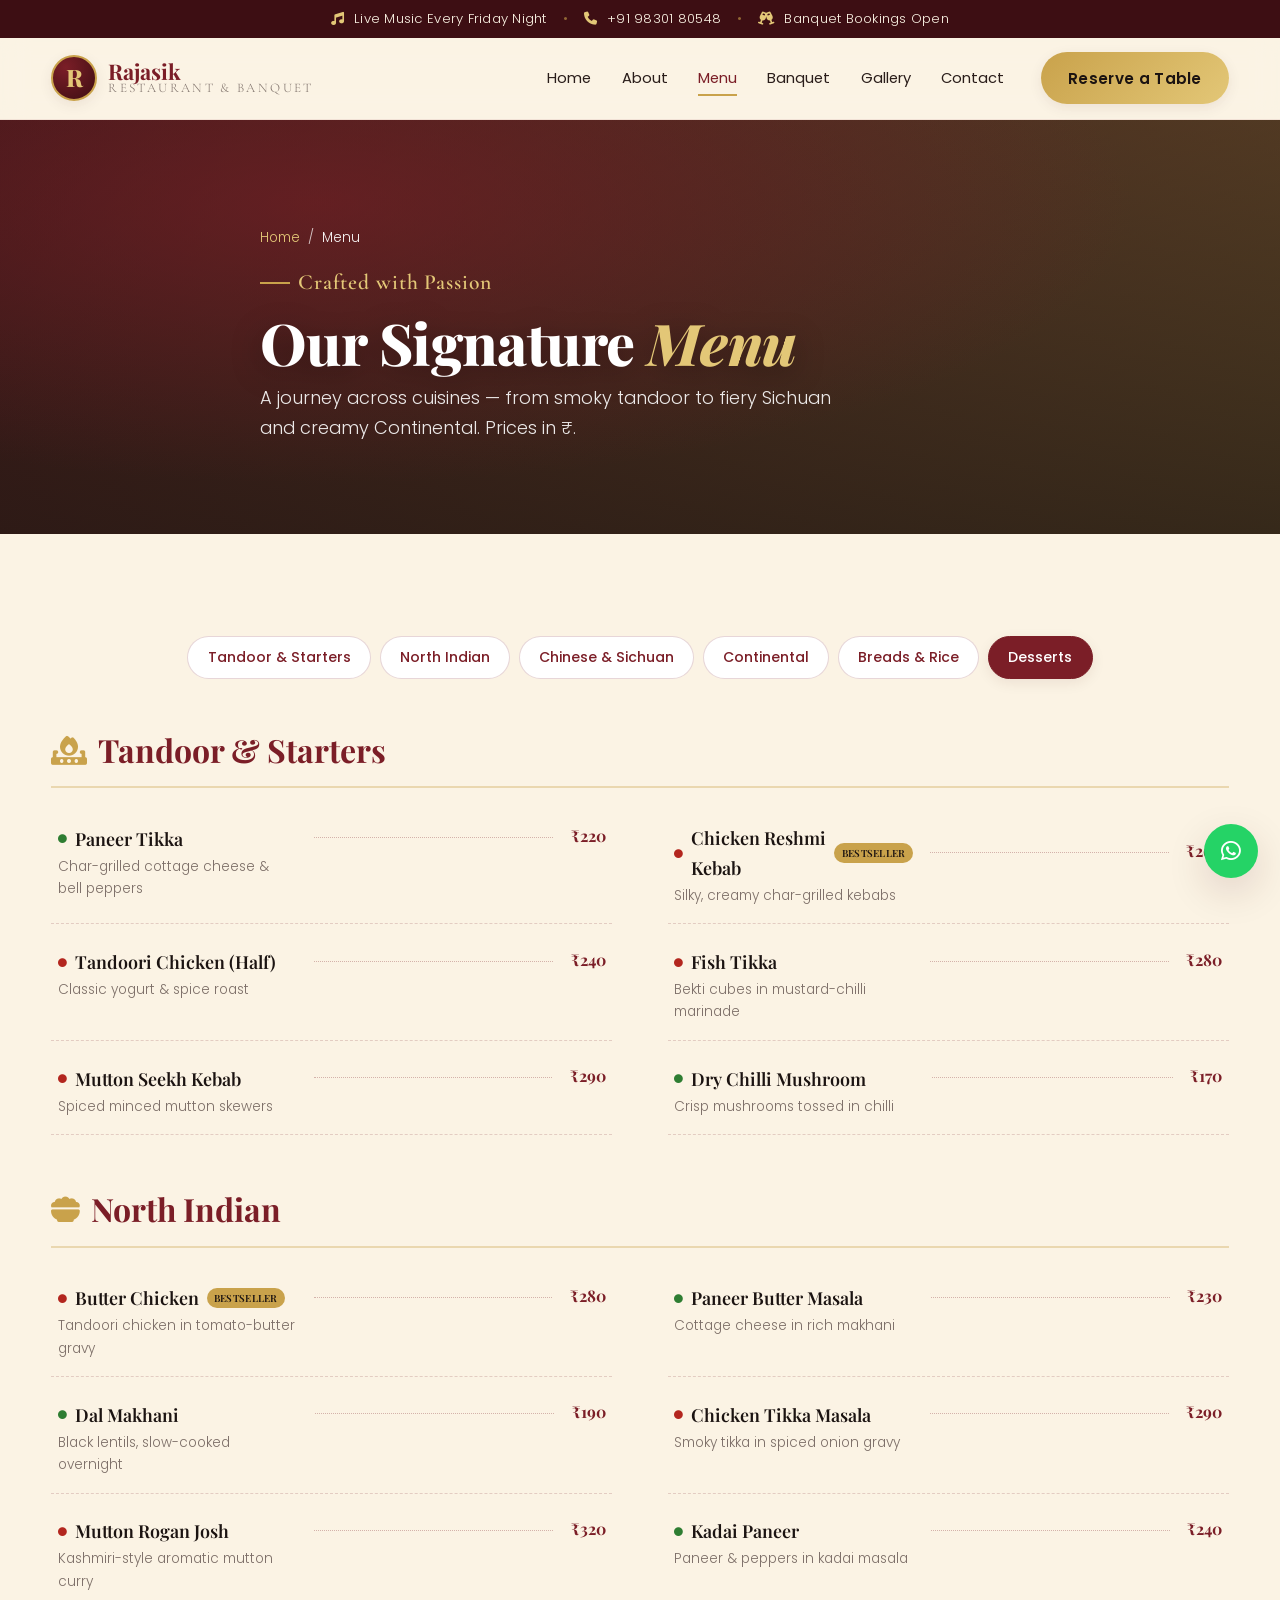
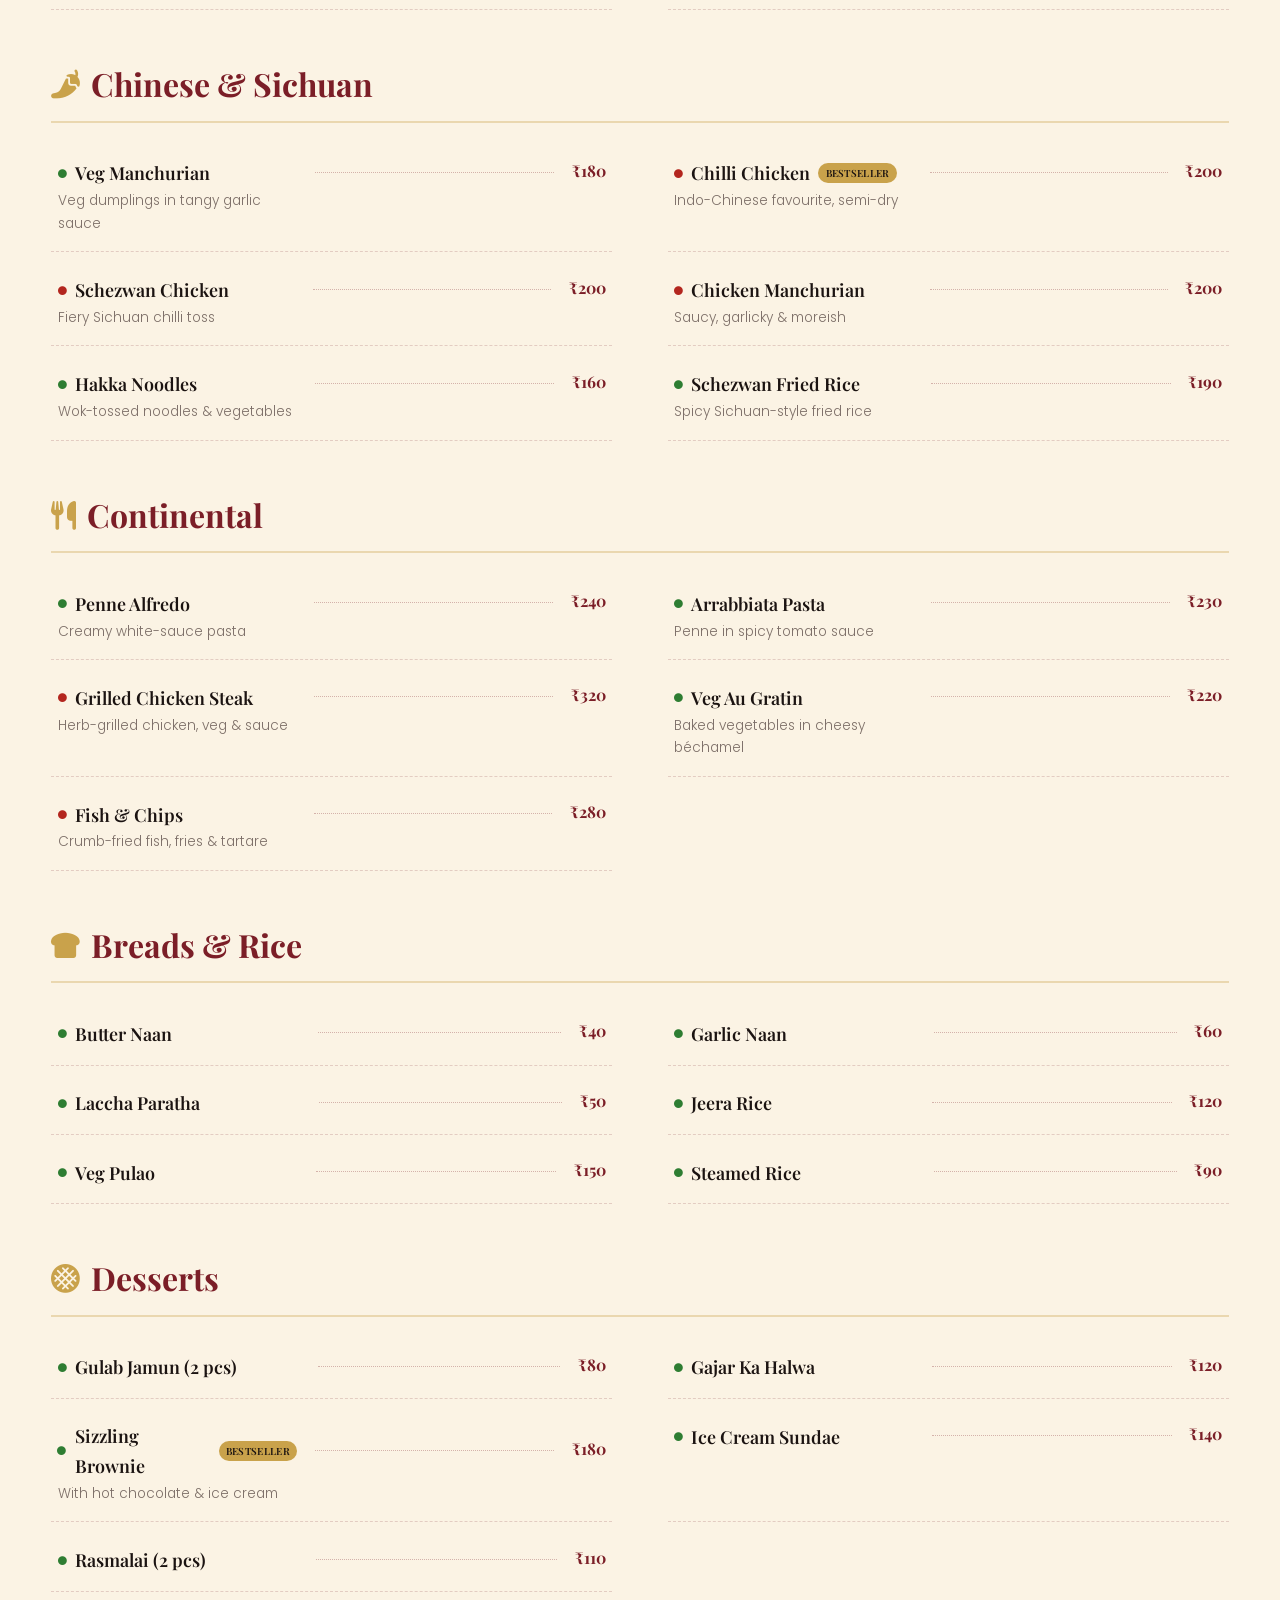
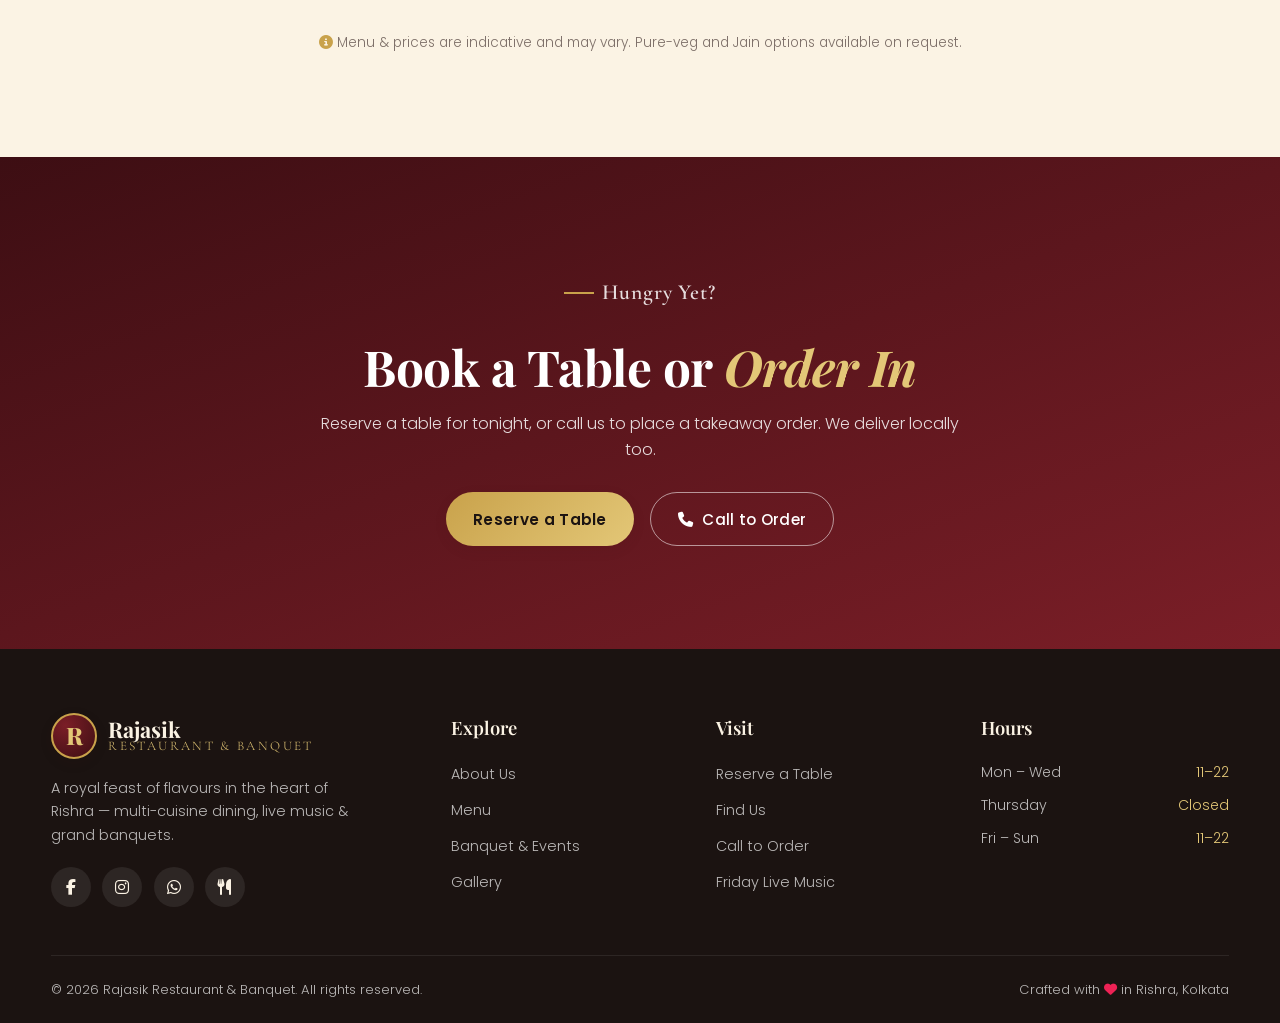
<file: menu.html>
<!DOCTYPE html>
<html lang="en">
<head>
  <meta charset="UTF-8" />
  <meta name="viewport" content="width=device-width, initial-scale=1.0" />
  <title>Menu | Rajasik Restaurant &amp; Banquet, Rishra</title>
  <meta name="description" content="Explore the full menu at Rajasik Restaurant & Banquet — Tandoor & starters, North Indian, Chinese & Sichuan, Continental, breads, rice and desserts. Prices in ₹." />
  <meta name="theme-color" content="#7b1e27" />
  <meta property="og:title" content="Menu — Rajasik Restaurant & Banquet" />
  <meta property="og:description" content="Multi-cuisine menu — Tandoor, North Indian, Chinese, Continental & more." />
  <meta property="og:type" content="restaurant" />
  <link rel="icon" href="data:image/svg+xml,<svg xmlns='http://www.w3.org/2000/svg' viewBox='0 0 100 100'><text y='.9em' font-size='90'>🍽️</text></svg>" />
  <link rel="preconnect" href="https://fonts.googleapis.com" />
  <link rel="preconnect" href="https://fonts.gstatic.com" crossorigin />
  <link href="https://fonts.googleapis.com/css2?family=Cormorant+Garamond:ital,wght@0,500;0,600;0,700;1,500&family=Playfair+Display:wght@500;600;700;800&family=Poppins:wght@300;400;500;600&display=swap" rel="stylesheet" />
  <link rel="stylesheet" href="https://cdnjs.cloudflare.com/ajax/libs/font-awesome/6.5.1/css/all.min.css" referrerpolicy="no-referrer" />
  <link rel="stylesheet" href="css/style.css" />
</head>
<body>

  <!-- ===== Announcement Bar ===== -->
  <div class="topbar">
    <div class="container topbar__inner">
      <span class="topbar__item"><i class="fa-solid fa-music"></i> Live Music Every Friday Night</span>
      <span class="topbar__dot">•</span>
      <a class="topbar__item" href="tel:+919830180548"><i class="fa-solid fa-phone"></i> +91 98301 80548</a>
      <span class="topbar__dot">•</span>
      <span class="topbar__item topbar__item--banquet"><i class="fa-solid fa-champagne-glasses"></i> Banquet Bookings Open</span>
    </div>
  </div>

  <!-- ===== Navbar ===== -->
  <header class="nav" id="nav">
    <div class="container nav__inner">
      <a href="index.html" class="brand" aria-label="Rajasik home">
        <span class="brand__mark">R</span>
        <span class="brand__text">
          <span class="brand__name">Rajasik</span>
          <span class="brand__sub">Restaurant &amp; Banquet</span>
        </span>
      </a>
      <nav class="nav__links" id="navLinks" aria-label="Primary">
        <a href="index.html">Home</a>
        <a href="about.html">About</a>
        <a href="menu.html" class="active" aria-current="page">Menu</a>
        <a href="banquet.html">Banquet</a>
        <a href="gallery.html">Gallery</a>
        <a href="contact.html">Contact</a>
        <a href="contact.html#reserve" class="btn btn--gold nav__cta">Reserve a Table</a>
      </nav>
      <button class="nav__toggle" id="navToggle" aria-label="Open menu" aria-expanded="false">
        <span></span><span></span><span></span>
      </button>
    </div>
  </header>
  <div class="nav__backdrop" id="navBackdrop"></div>

  <!-- ===== Page banner ===== -->
  <section class="pagehero">
    <div class="pagehero__bg" data-img="https://images.unsplash.com/photo-1555939594-58d7cb561ad1?auto=format&fit=crop&w=1920&q=80"></div>
    <div class="pagehero__overlay"></div>
    <div class="container pagehero__content">
      <nav class="crumbs" aria-label="Breadcrumb">
        <a href="index.html">Home</a> <span>/</span> <span aria-current="page">Menu</span>
      </nav>
      <p class="eyebrow eyebrow--light">Crafted with Passion</p>
      <h1 class="pagehero__title">Our Signature <span>Menu</span></h1>
      <p class="pagehero__sub">A journey across cuisines — from smoky tandoor to fiery Sichuan and creamy Continental. Prices in ₹.</p>
    </div>
  </section>

  <!-- ===== Full menu ===== -->
  <section class="menu section">
    <div class="container">
      <nav class="menu-nav" id="menuNav" aria-label="Menu categories">
        <a href="#cat-tandoor" class="active">Tandoor &amp; Starters</a>
        <a href="#cat-northindian">North Indian</a>
        <a href="#cat-chinese">Chinese &amp; Sichuan</a>
        <a href="#cat-continental">Continental</a>
        <a href="#cat-breads">Breads &amp; Rice</a>
        <a href="#cat-desserts">Desserts</a>
      </nav>

      <div id="menuFull"><!-- injected by JS --></div>

      <p class="menu__note reveal"><i class="fa-solid fa-circle-info"></i> Menu &amp; prices are indicative and may vary. Pure-veg and Jain options available on request.</p>
    </div>
  </section>

  <!-- ===== Reserve CTA band ===== -->
  <section class="ctaband section">
    <div class="container ctaband__inner reveal">
      <p class="eyebrow eyebrow--light">Hungry Yet?</p>
      <h2 class="section__title">Book a Table or <span>Order In</span></h2>
      <p>Reserve a table for tonight, or call us to place a takeaway order. We deliver locally too.</p>
      <div class="ctaband__actions">
        <a href="contact.html#reserve" class="btn btn--gold">Reserve a Table</a>
        <a href="tel:+919830180548" class="btn btn--ghost"><i class="fa-solid fa-phone"></i> Call to Order</a>
      </div>
    </div>
  </section>

  <!-- ===== Footer ===== -->
  <footer class="footer">
    <div class="container footer__grid">
      <div class="footer__col footer__brand">
        <a href="index.html" class="brand brand--light">
          <span class="brand__mark">R</span>
          <span class="brand__text">
            <span class="brand__name">Rajasik</span>
            <span class="brand__sub">Restaurant &amp; Banquet</span>
          </span>
        </a>
        <p>A royal feast of flavours in the heart of Rishra — multi-cuisine dining, live music &amp; grand banquets.</p>
        <div class="footer__social">
          <a href="#" aria-label="Facebook"><i class="fa-brands fa-facebook-f"></i></a>
          <a href="#" aria-label="Instagram"><i class="fa-brands fa-instagram"></i></a>
          <a href="https://wa.me/919830180548" aria-label="WhatsApp"><i class="fa-brands fa-whatsapp"></i></a>
          <a href="#" aria-label="Zomato"><i class="fa-solid fa-utensils"></i></a>
        </div>
      </div>
      <div class="footer__col">
        <h4>Explore</h4>
        <ul>
          <li><a href="about.html">About Us</a></li>
          <li><a href="menu.html">Menu</a></li>
          <li><a href="banquet.html">Banquet &amp; Events</a></li>
          <li><a href="gallery.html">Gallery</a></li>
        </ul>
      </div>
      <div class="footer__col">
        <h4>Visit</h4>
        <ul>
          <li><a href="contact.html#reserve">Reserve a Table</a></li>
          <li><a href="contact.html">Find Us</a></li>
          <li><a href="tel:+919830180548">Call to Order</a></li>
          <li><a href="banquet.html">Friday Live Music</a></li>
        </ul>
      </div>
      <div class="footer__col">
        <h4>Hours</h4>
        <ul class="footer__hours">
          <li><span>Mon – Wed</span><span>11–22</span></li>
          <li><span>Thursday</span><span>Closed</span></li>
          <li><span>Fri – Sun</span><span>11–22</span></li>
        </ul>
      </div>
    </div>
    <div class="footer__bottom container">
      <p>© <span id="year">2026</span> Rajasik Restaurant &amp; Banquet. All rights reserved.</p>
      <p>Crafted with <i class="fa-solid fa-heart"></i> in Rishra, Kolkata</p>
    </div>
  </footer>

  <a href="https://wa.me/919830180548" class="fab fab--wa" aria-label="Chat on WhatsApp" target="_blank" rel="noopener"><i class="fa-brands fa-whatsapp"></i></a>
  <button class="fab fab--top" id="backTop" aria-label="Back to top"><i class="fa-solid fa-arrow-up"></i></button>

  <script src="js/script.js"></script>
</body>
</html>
</file>
<file: css/style.css>
/* ===================================================================
   Rajasik Restaurant & Banquet — Stylesheet
   Palette: deep maroon, royal gold, warm cream, charcoal
   =================================================================== */

:root {
  --maroon: #7b1e27;
  --maroon-dark: #5a151c;
  --maroon-deep: #3d0e13;
  --gold: #c9a24b;
  --gold-light: #e3c777;
  --cream: #fbf3e4;
  --cream-2: #f6ead3;
  --ink: #2a1d1a;
  --charcoal: #1b1311;
  --muted: #7d6f68;
  --white: #ffffff;

  --shadow-sm: 0 4px 14px rgba(61, 14, 19, .08);
  --shadow-md: 0 14px 40px rgba(61, 14, 19, .14);
  --shadow-lg: 0 28px 70px rgba(61, 14, 19, .22);

  --font-display: "Playfair Display", Georgia, serif;
  --font-script: "Cormorant Garamond", Georgia, serif;
  --font-body: "Poppins", system-ui, sans-serif;

  --container: 1180px;
  --radius: 16px;
  --ease: cubic-bezier(.22, 1, .36, 1);
}

/* ---------- Reset ---------- */
*, *::before, *::after { box-sizing: border-box; margin: 0; padding: 0; }
html { scroll-behavior: smooth; -webkit-text-size-adjust: 100%; }
body {
  font-family: var(--font-body);
  color: var(--ink);
  background: var(--cream);
  line-height: 1.65;
  overflow-x: hidden;
  font-weight: 300;
}
img { max-width: 100%; display: block; }
a { color: inherit; text-decoration: none; }
ul { list-style: none; }
button { font-family: inherit; cursor: pointer; border: none; background: none; }

.container { width: min(var(--container), 92%); margin-inline: auto; }
.section { padding: clamp(4rem, 8vw, 7rem) 0; }
.section--cream { background: linear-gradient(180deg, var(--cream) 0%, var(--cream-2) 100%); }

/* ---------- Typography helpers ---------- */
.eyebrow {
  font-family: var(--font-script);
  font-size: 1.35rem;
  font-weight: 600;
  letter-spacing: .04em;
  color: var(--maroon);
  margin-bottom: .35rem;
  display: inline-flex;
  align-items: center;
  gap: .5rem;
}
.eyebrow::before { content: ""; width: 30px; height: 2px; background: var(--gold); display: inline-block; }
.eyebrow--light { color: var(--gold-light); }

.section__title {
  font-family: var(--font-display);
  font-weight: 700;
  font-size: clamp(2rem, 4.5vw, 3.1rem);
  line-height: 1.12;
  color: var(--charcoal);
  letter-spacing: -.01em;
}
.section__title span { color: var(--maroon); font-style: italic; position: relative; }
.section__title--light { color: var(--white); }
.section__title--light span { color: var(--gold-light); }

.section__head { text-align: center; max-width: 640px; margin: 0 auto clamp(2.5rem, 5vw, 3.5rem); }
.section__sub { color: var(--muted); margin-top: .8rem; font-size: 1.02rem; }

/* ---------- Buttons ---------- */
.btn {
  --bg: var(--maroon);
  display: inline-flex;
  align-items: center;
  gap: .55rem;
  padding: .85rem 1.7rem;
  border-radius: 50px;
  font-weight: 500;
  font-size: .95rem;
  letter-spacing: .02em;
  background: var(--bg);
  color: var(--white);
  transition: transform .35s var(--ease), box-shadow .35s var(--ease), background .3s;
  box-shadow: var(--shadow-sm);
  will-change: transform;
}
.btn:hover { transform: translateY(-3px); box-shadow: var(--shadow-md); }
.btn--gold { --bg: linear-gradient(135deg, var(--gold) 0%, var(--gold-light) 100%); color: var(--charcoal); font-weight: 600; }
.btn--dark { --bg: var(--charcoal); }
.btn--ghost { background: transparent; border: 1.5px solid rgba(255,255,255,.55); color: var(--white); box-shadow: none; }
.btn--ghost:hover { background: rgba(255,255,255,.12); border-color: var(--white); }
.btn--block { width: 100%; justify-content: center; padding-block: 1rem; }

/* ---------- Topbar ---------- */
.topbar {
  background: var(--maroon-deep);
  color: var(--cream);
  font-size: .82rem;
  letter-spacing: .02em;
}
.topbar__inner {
  display: flex; align-items: center; justify-content: center;
  gap: 1rem; flex-wrap: wrap; padding: .5rem 0;
}
.topbar i { color: var(--gold-light); margin-right: .35rem; }
.topbar a:hover { color: var(--gold-light); }
.topbar__dot { color: var(--gold); opacity: .6; }

/* ---------- Navbar ---------- */
.nav {
  position: sticky; top: 0; z-index: 100;
  background: rgba(251, 243, 228, .82);
  backdrop-filter: blur(14px);
  -webkit-backdrop-filter: blur(14px);
  border-bottom: 1px solid rgba(123, 30, 39, .08);
  transition: padding .3s var(--ease), box-shadow .3s, background .3s;
}
.nav.scrolled { box-shadow: var(--shadow-sm); background: rgba(251, 243, 228, .95); }
.nav__inner { display: flex; align-items: center; justify-content: space-between; padding: .9rem 0; transition: padding .3s var(--ease); }
.nav.scrolled .nav__inner { padding: .6rem 0; }

.brand { display: inline-flex; align-items: center; gap: .7rem; }
.brand__mark {
  width: 46px; height: 46px; flex: none;
  display: grid; place-items: center;
  font-family: var(--font-display); font-weight: 800; font-size: 1.5rem;
  color: var(--gold-light);
  background: radial-gradient(circle at 30% 25%, var(--maroon) 0%, var(--maroon-deep) 100%);
  border-radius: 50%;
  border: 2px solid var(--gold);
  box-shadow: var(--shadow-sm);
}
.brand__text { display: flex; flex-direction: column; line-height: 1; }
.brand__name { font-family: var(--font-display); font-weight: 700; font-size: 1.35rem; color: var(--maroon); }
.brand__sub { font-family: var(--font-script); font-size: .82rem; letter-spacing: .18em; text-transform: uppercase; color: var(--muted); }
.brand--light .brand__name { color: var(--cream); }
.brand--light .brand__sub { color: var(--gold-light); }

.nav__links { display: flex; align-items: center; gap: 1.9rem; }
.nav__links > a:not(.btn) {
  font-size: .92rem; font-weight: 400; color: var(--ink);
  position: relative; padding: .25rem 0; transition: color .25s;
}
.nav__links > a:not(.btn)::after {
  content: ""; position: absolute; left: 0; bottom: -2px;
  width: 0; height: 2px; background: var(--gold); transition: width .3s var(--ease);
}
.nav__links > a:not(.btn):hover, .nav__links > a.active { color: var(--maroon); }
.nav__links > a:not(.btn):hover::after, .nav__links > a.active::after { width: 100%; }
.nav__cta { margin-left: .4rem; }

.nav__toggle { display: none; flex-direction: column; gap: 5px; padding: .4rem; z-index: 101; }
.nav__toggle span { width: 26px; height: 2.5px; background: var(--maroon); border-radius: 2px; transition: .3s var(--ease); }
.nav__toggle.open span:nth-child(1) { transform: translateY(7.5px) rotate(45deg); }
.nav__toggle.open span:nth-child(2) { opacity: 0; }
.nav__toggle.open span:nth-child(3) { transform: translateY(-7.5px) rotate(-45deg); }

/* ---------- Hero ---------- */
.hero { position: relative; min-height: 100vh; min-height: 100svh; display: flex; align-items: center; color: var(--white); overflow: hidden; }
.hero__bg {
  position: absolute; inset: 0;
  background: var(--charcoal) center/cover no-repeat;
  transform: scale(1.08);
  animation: heroZoom 18s ease-in-out infinite alternate;
}
@keyframes heroZoom { to { transform: scale(1.18); } }
.hero__overlay {
  position: absolute; inset: 0;
  background:
    radial-gradient(ellipse at 20% 30%, rgba(123,30,39,.55), transparent 60%),
    linear-gradient(180deg, rgba(27,19,17,.55) 0%, rgba(27,19,17,.78) 100%);
}
.hero__content { position: relative; z-index: 2; padding: 7rem 0; max-width: 760px; }
.hero__eyebrow {
  font-family: var(--font-script); font-size: 1.3rem; color: var(--gold-light);
  letter-spacing: .12em; text-transform: uppercase; margin-bottom: 1rem; display: inline-block;
}
.hero__eyebrow i { margin-right: .4rem; }
.hero__title {
  font-family: var(--font-display); font-weight: 800;
  font-size: clamp(2.8rem, 7vw, 5.3rem); line-height: 1.04; letter-spacing: -.02em;
  text-shadow: 0 6px 30px rgba(0,0,0,.35);
}
.hero__title span { color: var(--gold-light); font-style: italic; }
.hero__lead { font-size: clamp(1rem, 1.6vw, 1.18rem); margin: 1.4rem 0 2rem; max-width: 600px; color: rgba(255,255,255,.9); font-weight: 300; }
.hero__actions { display: flex; gap: 1rem; flex-wrap: wrap; }

.hero__stats { display: flex; gap: clamp(1.5rem, 5vw, 3.5rem); margin-top: 3rem; flex-wrap: wrap; }
.stat { display: flex; flex-direction: column; }
.stat strong { font-family: var(--font-display); font-size: clamp(1.8rem, 3.5vw, 2.6rem); color: var(--gold-light); line-height: 1; }
.stat span { font-size: .82rem; letter-spacing: .04em; color: rgba(255,255,255,.78); margin-top: .35rem; }

.hero__scroll { position: absolute; bottom: 26px; left: 50%; transform: translateX(-50%); z-index: 2; width: 26px; height: 44px; border: 2px solid rgba(255,255,255,.5); border-radius: 14px; }
.hero__scroll span { position: absolute; top: 8px; left: 50%; width: 4px; height: 8px; background: var(--gold-light); border-radius: 2px; transform: translateX(-50%); animation: scrollDot 1.8s infinite; }
@keyframes scrollDot { 0% { opacity: 0; transform: translate(-50%, 0); } 40% { opacity: 1; } 80% { opacity: 0; transform: translate(-50%, 16px); } }

/* ---------- Features ---------- */
.features { background: var(--charcoal); padding: 0; }
.features__grid { display: grid; grid-template-columns: repeat(4, 1fr); gap: 1px; background: rgba(255,255,255,.07); }
.feature { background: var(--charcoal); padding: 2.6rem 1.6rem; text-align: center; transition: background .35s; }
.feature:hover { background: var(--maroon-deep); }
.feature i { font-size: 2rem; color: var(--gold-light); margin-bottom: .9rem; }
.feature h3 { font-family: var(--font-display); color: var(--cream); font-size: 1.2rem; margin-bottom: .4rem; font-weight: 600; }
.feature p { color: rgba(255,255,255,.62); font-size: .88rem; }

/* ---------- About ---------- */
.about__inner { display: grid; grid-template-columns: 1fr 1.05fr; gap: clamp(2rem, 5vw, 4.5rem); align-items: center; }
.about__media { position: relative; min-height: 460px; }
.about__img { position: absolute; border-radius: var(--radius); background: var(--cream-2) center/cover no-repeat; box-shadow: var(--shadow-md); }
.about__img--main { inset: 0 18% 14% 0; }
.about__img--sub { width: 52%; height: 50%; right: 0; bottom: 0; border: 6px solid var(--cream); box-shadow: var(--shadow-lg); }
.about__badge {
  position: absolute; top: 6%; right: 2%;
  background: linear-gradient(135deg, var(--gold) 0%, var(--gold-light) 100%);
  color: var(--charcoal); border-radius: 50%;
  width: 116px; height: 116px; display: grid; place-content: center; text-align: center;
  box-shadow: var(--shadow-md); border: 4px solid var(--cream); z-index: 3; line-height: 1.1;
}
.about__badge-num { font-family: var(--font-display); font-weight: 800; font-size: 1.8rem; }
.about__badge-txt { font-size: .62rem; letter-spacing: .04em; font-weight: 500; text-transform: uppercase; }

.about__text p { color: var(--muted); margin-bottom: 1rem; }
.about__text .section__title { margin: .3rem 0 1.2rem; }
.about__list { margin: 1.4rem 0 2rem; display: grid; gap: .7rem; }
.about__list li { display: flex; align-items: center; gap: .7rem; color: var(--ink); font-weight: 400; }
.about__list i { color: var(--white); background: var(--maroon); width: 22px; height: 22px; border-radius: 50%; display: grid; place-items: center; font-size: .65rem; flex: none; }

/* ---------- Menu ---------- */
.menu__tabs { display: flex; flex-wrap: wrap; justify-content: center; gap: .6rem; margin-bottom: 3rem; }
.menu__tab {
  padding: .6rem 1.3rem; border-radius: 50px; font-size: .9rem; font-weight: 500;
  color: var(--maroon); background: var(--white); border: 1.5px solid rgba(123,30,39,.18);
  transition: .3s var(--ease);
}
.menu__tab:hover { border-color: var(--gold); }
.menu__tab.active { background: var(--maroon); color: var(--white); border-color: var(--maroon); box-shadow: var(--shadow-sm); }

.menu__grid { display: grid; grid-template-columns: 1fr 1fr; gap: .4rem 3.5rem; }
.mitem {
  display: flex; align-items: baseline; gap: .8rem;
  padding: 1rem .4rem; border-bottom: 1px dashed rgba(123,30,39,.18);
  opacity: 0; transform: translateY(12px); animation: itemIn .5s var(--ease) forwards;
}
@keyframes itemIn { to { opacity: 1; transform: none; } }
.mitem__main { flex: 1; }
.mitem__name { font-family: var(--font-display); font-size: 1.12rem; font-weight: 600; color: var(--charcoal); display: flex; align-items: center; gap: .5rem; }
.mitem__dot { font-size: .55rem; flex: none; }
.mitem__dot--veg { color: #2e7d32; }
.mitem__dot--non { color: #b3261e; }
.mitem__desc { font-size: .85rem; color: var(--muted); margin-top: .15rem; }
.mitem__lead { flex: 1; border-bottom: 1px dotted rgba(123,30,39,.3); transform: translateY(-4px); margin: 0 .3rem; min-width: 16px; }
.mitem__price { font-family: var(--font-display); font-weight: 700; color: var(--maroon); white-space: nowrap; }
.mitem__badge { font-size: .62rem; background: var(--gold); color: var(--charcoal); padding: .1rem .45rem; border-radius: 50px; font-weight: 600; letter-spacing: .03em; text-transform: uppercase; }

.menu__note { text-align: center; color: var(--muted); font-size: .85rem; margin-top: 2.5rem; }
.menu__note i { color: var(--gold); }

/* ---------- Chef's Specials ---------- */
.specials__grid { display: grid; grid-template-columns: repeat(4, 1fr); gap: 1.5rem; }
.dish { background: var(--white); border-radius: var(--radius); overflow: hidden; box-shadow: var(--shadow-sm); transition: transform .4s var(--ease), box-shadow .4s; }
.dish:hover { transform: translateY(-8px); box-shadow: var(--shadow-md); }
.dish__img { height: 190px; background: var(--cream-2) center/cover no-repeat; }
.dish__body { padding: 1.3rem; }
.dish__top { display: flex; justify-content: space-between; align-items: center; gap: .6rem; }
.dish__top h3 { font-family: var(--font-display); font-size: 1.18rem; color: var(--charcoal); font-weight: 600; }
.dish__price { font-family: var(--font-display); font-weight: 700; color: var(--maroon); font-size: 1.1rem; }
.dish__body p { font-size: .86rem; color: var(--muted); margin: .5rem 0 .9rem; }
.dish__tag { font-size: .68rem; font-weight: 600; letter-spacing: .04em; text-transform: uppercase; padding: .25rem .7rem; border-radius: 50px; }
.tag--spicy { background: #fdecec; color: #b3261e; }
.tag--veg { background: #e8f5e9; color: #2e7d32; }
.tag--tandoor { background: #fbeecb; color: #9c6b16; }

/* ---------- Banquet ---------- */
.banquet { position: relative; color: var(--white); overflow: hidden; }
.banquet__bg { position: absolute; inset: 0; background: var(--maroon-deep) center/cover no-repeat; transform: scale(1.05); }
.banquet__overlay { position: absolute; inset: 0; background: linear-gradient(120deg, rgba(45,12,16,.93) 0%, rgba(45,12,16,.62) 60%, rgba(45,12,16,.45) 100%); }
.banquet__content { position: relative; z-index: 2; max-width: 620px; }
.banquet__content p { color: rgba(255,255,255,.85); margin: 1rem 0 1.6rem; }
.banquet__content .section__title { margin-top: .3rem; }
.banquet__pills { display: flex; flex-wrap: wrap; gap: .7rem; margin-bottom: 2rem; }
.banquet__pills span { display: inline-flex; align-items: center; gap: .5rem; padding: .5rem 1.1rem; border: 1px solid rgba(227,199,119,.45); border-radius: 50px; font-size: .85rem; background: rgba(255,255,255,.05); }
.banquet__pills i { color: var(--gold-light); }

/* ---------- Gallery ---------- */
.gallery__grid { display: grid; grid-template-columns: repeat(4, 1fr); grid-auto-rows: 200px; gap: 1rem; }
.gitem { position: relative; display: block; width: 100%; height: 100%; padding: 0; border-radius: var(--radius); overflow: hidden; cursor: pointer; box-shadow: var(--shadow-sm); }
.gitem:focus-visible { outline: 3px solid var(--gold); outline-offset: 2px; }
.gitem__img { display: block; width: 100%; height: 100%; background: var(--cream-2) center/cover no-repeat; transition: transform .6s var(--ease); }
.gitem:hover .gitem__img { transform: scale(1.1); }
.gitem::after { content: "\f00e"; font-family: "Font Awesome 6 Free"; font-weight: 900; position: absolute; inset: 0; display: grid; place-items: center; color: var(--white); font-size: 1.5rem; background: rgba(61,14,19,.45); opacity: 0; transition: opacity .35s; }
.gitem:hover::after { opacity: 1; }
.gitem--tall { grid-row: span 2; }
.gitem--wide { grid-column: span 2; }

/* ---------- Reviews ---------- */
.reviews__grid { display: grid; grid-template-columns: repeat(3, 1fr); gap: 1.6rem; }
.review { background: var(--white); border-radius: var(--radius); padding: 2rem 1.8rem; box-shadow: var(--shadow-sm); position: relative; border-top: 3px solid var(--gold); }
.review::before { content: "\201C"; font-family: var(--font-display); position: absolute; top: .3rem; right: 1.3rem; font-size: 4.5rem; color: rgba(201,162,75,.2); line-height: 1; }
.review__stars { color: var(--gold); letter-spacing: .15em; margin-bottom: .8rem; }
.review blockquote { font-family: var(--font-script); font-size: 1.18rem; font-style: italic; color: var(--ink); line-height: 1.5; }
.review figcaption { display: flex; align-items: center; gap: .7rem; margin-top: 1.4rem; font-weight: 500; color: var(--charcoal); }
.review__avatar { width: 38px; height: 38px; border-radius: 50%; background: var(--maroon); color: var(--white); display: grid; place-items: center; font-family: var(--font-display); font-weight: 700; }

/* ---------- Reservation ---------- */
.reserve { background: linear-gradient(160deg, var(--maroon-deep) 0%, var(--maroon) 100%); color: var(--white); }
.reserve__inner { display: grid; grid-template-columns: 1fr 1.15fr; gap: clamp(2rem, 5vw, 4rem); align-items: center; }
.reserve__info .section__title { color: var(--white); }
.reserve__info .section__title span { color: var(--gold-light); }
.reserve__info .eyebrow { color: var(--gold-light); }
.reserve__info > p { color: rgba(255,255,255,.82); margin: 1rem 0 1.8rem; }
.reserve__contacts { display: grid; gap: .9rem; }
.reserve__contacts li { display: flex; align-items: center; gap: .8rem; color: rgba(255,255,255,.9); font-size: .95rem; }
.reserve__contacts i { color: var(--gold-light); width: 20px; text-align: center; }
.reserve__contacts a:hover { color: var(--gold-light); }

.reserve__form { background: var(--cream); border-radius: 22px; padding: 2.2rem; display: grid; grid-template-columns: 1fr 1fr; gap: 1.1rem; box-shadow: var(--shadow-lg); }
.field { display: flex; flex-direction: column; gap: .35rem; }
.field--half { grid-column: span 1; }
.field--full, .reserve__form > .btn, .reserve__hint { grid-column: 1 / -1; }
.field label { font-size: .82rem; font-weight: 500; color: var(--ink); }
.field label small { color: var(--muted); font-weight: 300; }
.field input, .field select, .field textarea {
  font-family: inherit; font-size: .92rem; color: var(--ink);
  padding: .7rem .9rem; border: 1.5px solid rgba(123,30,39,.18); border-radius: 10px;
  background: var(--white); transition: border-color .25s, box-shadow .25s; resize: vertical;
}
.field input:focus, .field select:focus, .field textarea:focus { outline: none; border-color: var(--gold); box-shadow: 0 0 0 3px rgba(201,162,75,.18); }
.field input.invalid, .field select.invalid { border-color: #d14; box-shadow: 0 0 0 3px rgba(221,17,68,.12); }
.reserve__hint { text-align: center; font-size: .78rem; color: var(--muted); margin-top: -.3rem; }

/* ---------- Contact / Map ---------- */
.contact { background: var(--cream-2); }
.contact__map { height: 380px; filter: saturate(.9); }
.contact__map iframe { width: 100%; height: 100%; border: 0; display: block; }
.contact__cards { display: grid; grid-template-columns: repeat(3, 1fr); gap: 1.5rem; transform: translateY(-60px); }
.cinfo { background: var(--white); border-radius: var(--radius); padding: 2rem 1.8rem; text-align: center; box-shadow: var(--shadow-md); }
.cinfo i { font-size: 1.6rem; color: var(--white); background: linear-gradient(135deg, var(--maroon) 0%, var(--maroon-dark) 100%); width: 56px; height: 56px; border-radius: 50%; display: grid; place-items: center; margin: 0 auto 1rem; box-shadow: var(--shadow-sm); }
.cinfo h3 { font-family: var(--font-display); font-size: 1.25rem; color: var(--charcoal); margin-bottom: .5rem; }
.cinfo p { color: var(--muted); font-size: .92rem; }
.cinfo a:hover { color: var(--maroon); }

/* ---------- Footer ---------- */
.footer { background: var(--charcoal); color: rgba(255,255,255,.7); padding-top: 4rem; }
.footer__grid { display: grid; grid-template-columns: 1.6fr 1fr 1fr 1.1fr; gap: 2.5rem; padding-bottom: 3rem; }
.footer__brand .brand { margin-bottom: 1.1rem; }
.footer__brand > p { font-size: .9rem; max-width: 320px; margin-bottom: 1.2rem; }
.footer__social { display: flex; gap: .7rem; }
.footer__social a { width: 40px; height: 40px; border-radius: 50%; display: grid; place-items: center; background: rgba(255,255,255,.08); color: var(--cream); transition: .3s var(--ease); }
.footer__social a:hover { background: var(--gold); color: var(--charcoal); transform: translateY(-3px); }
.footer__col h4 { font-family: var(--font-display); color: var(--cream); font-size: 1.15rem; margin-bottom: 1.1rem; font-weight: 600; }
.footer__col ul { display: grid; gap: .6rem; }
.footer__col li a { font-size: .9rem; transition: color .25s, padding .25s; }
.footer__col li a:hover { color: var(--gold-light); padding-left: 5px; }
.footer__hours li { display: flex; justify-content: space-between; font-size: .88rem; }
.footer__hours span:last-child { color: var(--gold-light); }
.footer__bottom { display: flex; justify-content: space-between; align-items: center; flex-wrap: wrap; gap: .5rem; padding: 1.4rem 0; border-top: 1px solid rgba(255,255,255,.08); font-size: .82rem; }
.footer__bottom i { color: var(--maroon); }
.footer__bottom .fa-heart { color: #e25; }

/* ---------- Floating buttons & Lightbox ---------- */
.fab { position: fixed; right: 22px; width: 54px; height: 54px; border-radius: 50%; display: grid; place-items: center; font-size: 1.4rem; color: var(--white); box-shadow: var(--shadow-md); z-index: 90; transition: transform .3s var(--ease), opacity .3s; }
.fab--wa { bottom: 22px; background: #25d366; animation: pulse 2.5s infinite; }
.fab--top { bottom: 86px; background: var(--maroon); font-size: 1rem; opacity: 0; pointer-events: none; transform: translateY(12px); }
.fab--top.show { opacity: 1; pointer-events: auto; transform: none; }
.fab:hover { transform: translateY(-4px) scale(1.06); }
@keyframes pulse { 0% { box-shadow: 0 0 0 0 rgba(37,211,102,.5); } 70% { box-shadow: 0 0 0 16px rgba(37,211,102,0); } 100% { box-shadow: 0 0 0 0 rgba(37,211,102,0); } }

.lightbox { position: fixed; inset: 0; z-index: 200; background: rgba(20,10,8,.92); display: flex; align-items: center; justify-content: center; padding: 4vw; opacity: 0; pointer-events: none; transition: opacity .35s; }
.lightbox.open { opacity: 1; pointer-events: auto; }
.lightbox img { max-width: 100%; max-height: 88vh; border-radius: 10px; box-shadow: var(--shadow-lg); }
.lightbox__close { position: absolute; top: 20px; right: 30px; font-size: 2.6rem; color: var(--cream); line-height: 1; }

/* ---------- Image fallback (when a remote photo fails to load) ---------- */
.img-fallback {
  background-image:
    linear-gradient(135deg, rgba(123,30,39,.92), rgba(201,162,75,.85)),
    radial-gradient(circle at 70% 20%, rgba(255,255,255,.18), transparent 55%) !important;
  position: relative;
}

/* ---------- Reveal animation ---------- */
.reveal { opacity: 0; transform: translateY(34px); transition: opacity .8s var(--ease), transform .8s var(--ease); }
.reveal.in { opacity: 1; transform: none; }

/* ---------- Responsive ---------- */
@media (max-width: 980px) {
  .features__grid { grid-template-columns: 1fr 1fr; }
  .about__inner { grid-template-columns: 1fr; }
  .about__media { max-width: 520px; margin-inline: auto; }
  .specials__grid { grid-template-columns: 1fr 1fr; }
  .gallery__grid { grid-template-columns: repeat(2, 1fr); }
  .reviews__grid { grid-template-columns: 1fr; max-width: 560px; margin-inline: auto; }
  .reserve__inner { grid-template-columns: 1fr; }
  .contact__cards { grid-template-columns: 1fr; transform: translateY(-30px); max-width: 460px; margin-inline: auto; }
  .footer__grid { grid-template-columns: 1fr 1fr; }
}

/* Switch to the hamburger drawer early enough that the full horizontal nav
   (brand + 6 links + Reserve button) never gets cramped or overflows. */
@media (max-width: 900px) {
  /* Remove backdrop-filter so it doesn't become the containing block
     for the position:fixed drawer (otherwise the drawer sizes to the navbar). */
  .nav, .nav.scrolled { backdrop-filter: none; -webkit-backdrop-filter: none; background: rgba(251, 243, 228, .97); }
  .nav__toggle { display: flex; }
  .nav__links {
    position: fixed; inset: 0 0 0 auto; width: min(80%, 320px);
    background: var(--cream); flex-direction: column; align-items: flex-start;
    justify-content: center; gap: 1.2rem; padding: 2rem 2.2rem;
    transform: translateX(100%); transition: transform .4s var(--ease); box-shadow: var(--shadow-lg);
  }
  .nav__links.open { transform: none; }
  .nav__links > a:not(.btn) { font-size: 1.12rem; padding: .45rem 0; width: 100%; }
  .nav__cta { width: 100%; justify-content: center; margin: .5rem 0 0; }
}

@media (max-width: 760px) {
  .menu__grid { grid-template-columns: 1fr; gap: 0; }
  .reserve__form { grid-template-columns: 1fr; }
  .field--half { grid-column: 1 / -1; }
  .hero__stats { gap: 1.4rem 2rem; }
  .stat { flex: 0 0 40%; }
  .footer__bottom { flex-direction: column; text-align: center; }
}

@media (max-width: 480px) {
  .features__grid { grid-template-columns: 1fr; }
  .specials__grid { grid-template-columns: 1fr; }
  .gallery__grid { grid-template-columns: 1fr; grid-auto-rows: 220px; }
  .gitem--wide { grid-column: span 1; }
  .footer__grid { grid-template-columns: 1fr; }
  .brand__sub { font-size: .7rem; }
}

/* ===================================================================
   Multipage components (page banners, CTA bands, menu page, etc.)
   =================================================================== */

/* ---------- Sub-page banner ---------- */
.pagehero { position: relative; color: var(--white); overflow: hidden; display: flex; align-items: center; min-height: 46vh; }
.pagehero__bg { position: absolute; inset: 0; background: var(--charcoal) center/cover no-repeat; transform: scale(1.05); }
.pagehero__overlay {
  position: absolute; inset: 0;
  background:
    radial-gradient(ellipse at 25% 20%, rgba(123,30,39,.6), transparent 60%),
    linear-gradient(180deg, rgba(27,19,17,.6) 0%, rgba(27,19,17,.82) 100%);
}
.pagehero__content { position: relative; z-index: 2; padding: 4.5rem 0 3.5rem; max-width: 760px; }
.pagehero__title {
  font-family: var(--font-display); font-weight: 800;
  font-size: clamp(2.2rem, 6vw, 3.6rem); line-height: 1.08; letter-spacing: -.01em;
  text-shadow: 0 6px 30px rgba(0,0,0,.35); margin: .3rem 0 .6rem;
}
.pagehero__title span { color: var(--gold-light); font-style: italic; }
.pagehero__sub { font-size: clamp(1rem, 1.6vw, 1.12rem); color: rgba(255,255,255,.9); max-width: 600px; font-weight: 300; }

.crumbs { display: flex; align-items: center; gap: .5rem; font-size: .85rem; color: rgba(255,255,255,.75); margin-bottom: 1rem; }
.crumbs a { color: var(--gold-light); transition: color .25s; }
.crumbs a:hover { color: var(--white); }
.crumbs span[aria-current] { color: rgba(255,255,255,.95); }

/* ---------- CTA band ---------- */
.ctaband { position: relative; overflow: hidden; background: linear-gradient(160deg, var(--maroon-deep) 0%, var(--maroon) 100%); color: var(--white); text-align: center; }
.ctaband__inner { position: relative; z-index: 2; max-width: 640px; margin-inline: auto; }
.ctaband .section__title { color: var(--white); }
.ctaband .section__title span { color: var(--gold-light); }
.ctaband p { color: rgba(255,255,255,.85); margin: 1rem auto 1.8rem; }
.ctaband__actions { display: flex; gap: 1rem; flex-wrap: wrap; justify-content: center; }

/* Centered section call-to-action (e.g. "View Full Menu") */
.section__cta { text-align: center; margin-top: clamp(2rem, 4vw, 3rem); }

/* ---------- Menu page ---------- */
.menu-nav {
  display: flex; flex-wrap: wrap; justify-content: center; gap: .55rem;
  margin-bottom: 2.8rem;
}
.menu-nav a {
  padding: .55rem 1.2rem; border-radius: 50px; font-size: .88rem; font-weight: 500;
  color: var(--maroon); background: var(--white); border: 1.5px solid rgba(123,30,39,.18);
  transition: .3s var(--ease); white-space: nowrap;
}
.menu-nav a:hover { border-color: var(--gold); }
.menu-nav a.active { background: var(--maroon); color: var(--white); border-color: var(--maroon); box-shadow: var(--shadow-sm); }

.menu-cat { scroll-margin-top: 90px; margin-bottom: 3rem; }
.menu-cat:last-child { margin-bottom: 0; }
.menu-cat__title {
  font-family: var(--font-display); font-size: clamp(1.5rem, 3vw, 2rem); color: var(--maroon);
  font-weight: 700; margin-bottom: 1.2rem; padding-bottom: .6rem;
  border-bottom: 2px solid rgba(201,162,75,.35); display: flex; align-items: center; gap: .7rem;
}
.menu-cat__title i { color: var(--gold); font-size: .9em; }

/* ---------- Why-us / values cards (about, banquet) ---------- */
.valuegrid { display: grid; grid-template-columns: repeat(4, 1fr); gap: 1.5rem; }
.valuegrid--3 { grid-template-columns: repeat(3, 1fr); }
.valuecard { background: var(--white); border-radius: var(--radius); padding: 2rem 1.6rem; box-shadow: var(--shadow-sm); border-top: 3px solid var(--gold); transition: transform .4s var(--ease), box-shadow .4s; }
.valuecard:hover { transform: translateY(-6px); box-shadow: var(--shadow-md); }
.valuecard i { font-size: 1.7rem; color: var(--maroon); margin-bottom: .8rem; }
.valuecard h3 { font-family: var(--font-display); font-size: 1.2rem; color: var(--charcoal); margin-bottom: .4rem; font-weight: 600; }
.valuecard p { color: var(--muted); font-size: .9rem; }

/* ---------- Banquet page: capacity stats ---------- */
.capacity { display: grid; grid-template-columns: repeat(3, 1fr); gap: 1.5rem; text-align: center; }
.capacity__item { background: var(--white); border-radius: var(--radius); padding: 2rem 1.2rem; box-shadow: var(--shadow-sm); }
.capacity__num { font-family: var(--font-display); font-weight: 800; font-size: clamp(2rem, 5vw, 2.8rem); color: var(--maroon); line-height: 1; }
.capacity__label { color: var(--muted); font-size: .9rem; margin-top: .4rem; }

/* ---------- Nav backdrop (mobile drawer) ---------- */
.nav__backdrop { position: fixed; inset: 0; background: rgba(27,19,17,.5); z-index: 95; opacity: 0; pointer-events: none; transition: opacity .35s var(--ease); }
.nav__backdrop.show { opacity: 1; pointer-events: auto; }
body.nav-open { overflow: hidden; }

/* ===================================================================
   Mobile refinements
   =================================================================== */
@media (max-width: 620px) {
  /* Compact announcement bar — drop the 3rd item & dots so it's ~1 line */
  .topbar { font-size: .75rem; }
  .topbar__inner { gap: .3rem .7rem; padding: .42rem 0; }
  .topbar__dot { display: none; }
  .topbar__item--banquet { display: none; }
}

@media (max-width: 760px) {
  /* Hero breathes better on phones */
  .hero__content { padding: 3.2rem 0 3.8rem; }
  .hero__lead { margin: 1.1rem 0 1.6rem; }
  .hero__stats { margin-top: 2.2rem; }
  .hero__actions .btn { flex: 1 1 auto; justify-content: center; }

  /* 16px inputs stop iOS Safari from zooming on focus */
  .field input, .field select, .field textarea { font-size: 16px; }

  /* Sub-page banner sizing */
  .pagehero { min-height: 38vh; }
  .pagehero__content { padding: 3.2rem 0 2.6rem; }

  /* Menu category chips scroll horizontally instead of wrapping tall */
  .menu-nav {
    flex-wrap: nowrap; justify-content: flex-start; overflow-x: auto;
    -webkit-overflow-scrolling: touch; scrollbar-width: none;
    margin-inline: calc(50% - 50vw); padding: 0 max(4vw, 1rem) .4rem;
    scroll-snap-type: x proximity;
  }
  .menu-nav::-webkit-scrollbar { display: none; }
  .menu-nav a { scroll-snap-align: start; }

  .valuegrid, .valuegrid--3 { grid-template-columns: 1fr 1fr; }
  .capacity { grid-template-columns: 1fr; gap: 1rem; }
}

@media (max-width: 480px) {
  .valuegrid, .valuegrid--3 { grid-template-columns: 1fr; }
  .about__media { min-height: 380px; max-width: 360px; }
  .about__badge { width: 96px; height: 96px; }
  .about__badge-num { font-size: 1.5rem; }
  .ctaband__actions .btn { width: 100%; justify-content: center; }
  /* keep specials readable, avoid cramped 2-col */
  .reviews__grid { gap: 1.2rem; }
}

/* ---------- Reduced motion ---------- */
@media (prefers-reduced-motion: reduce) {
  *, *::before, *::after { animation: none !important; transition: none !important; }
  .reveal { opacity: 1; transform: none; }
  html { scroll-behavior: auto; }
}
</file>
